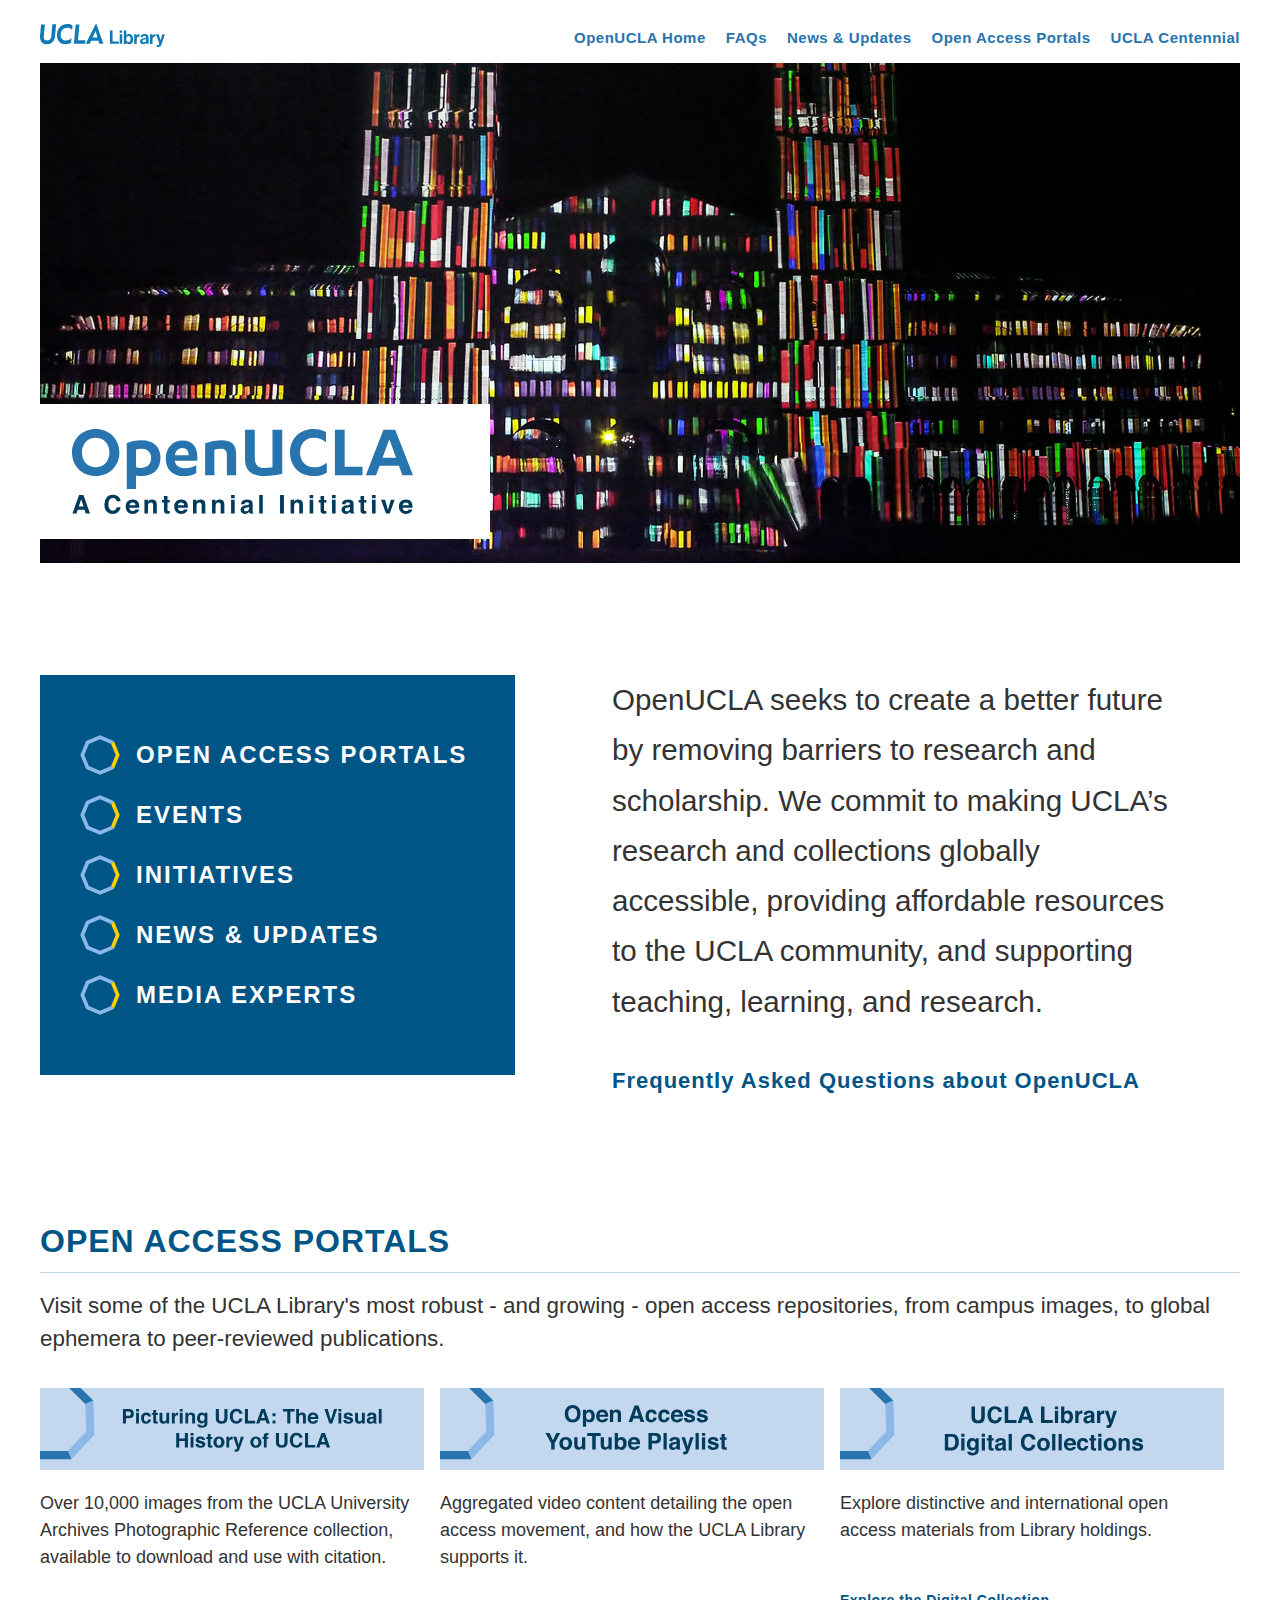
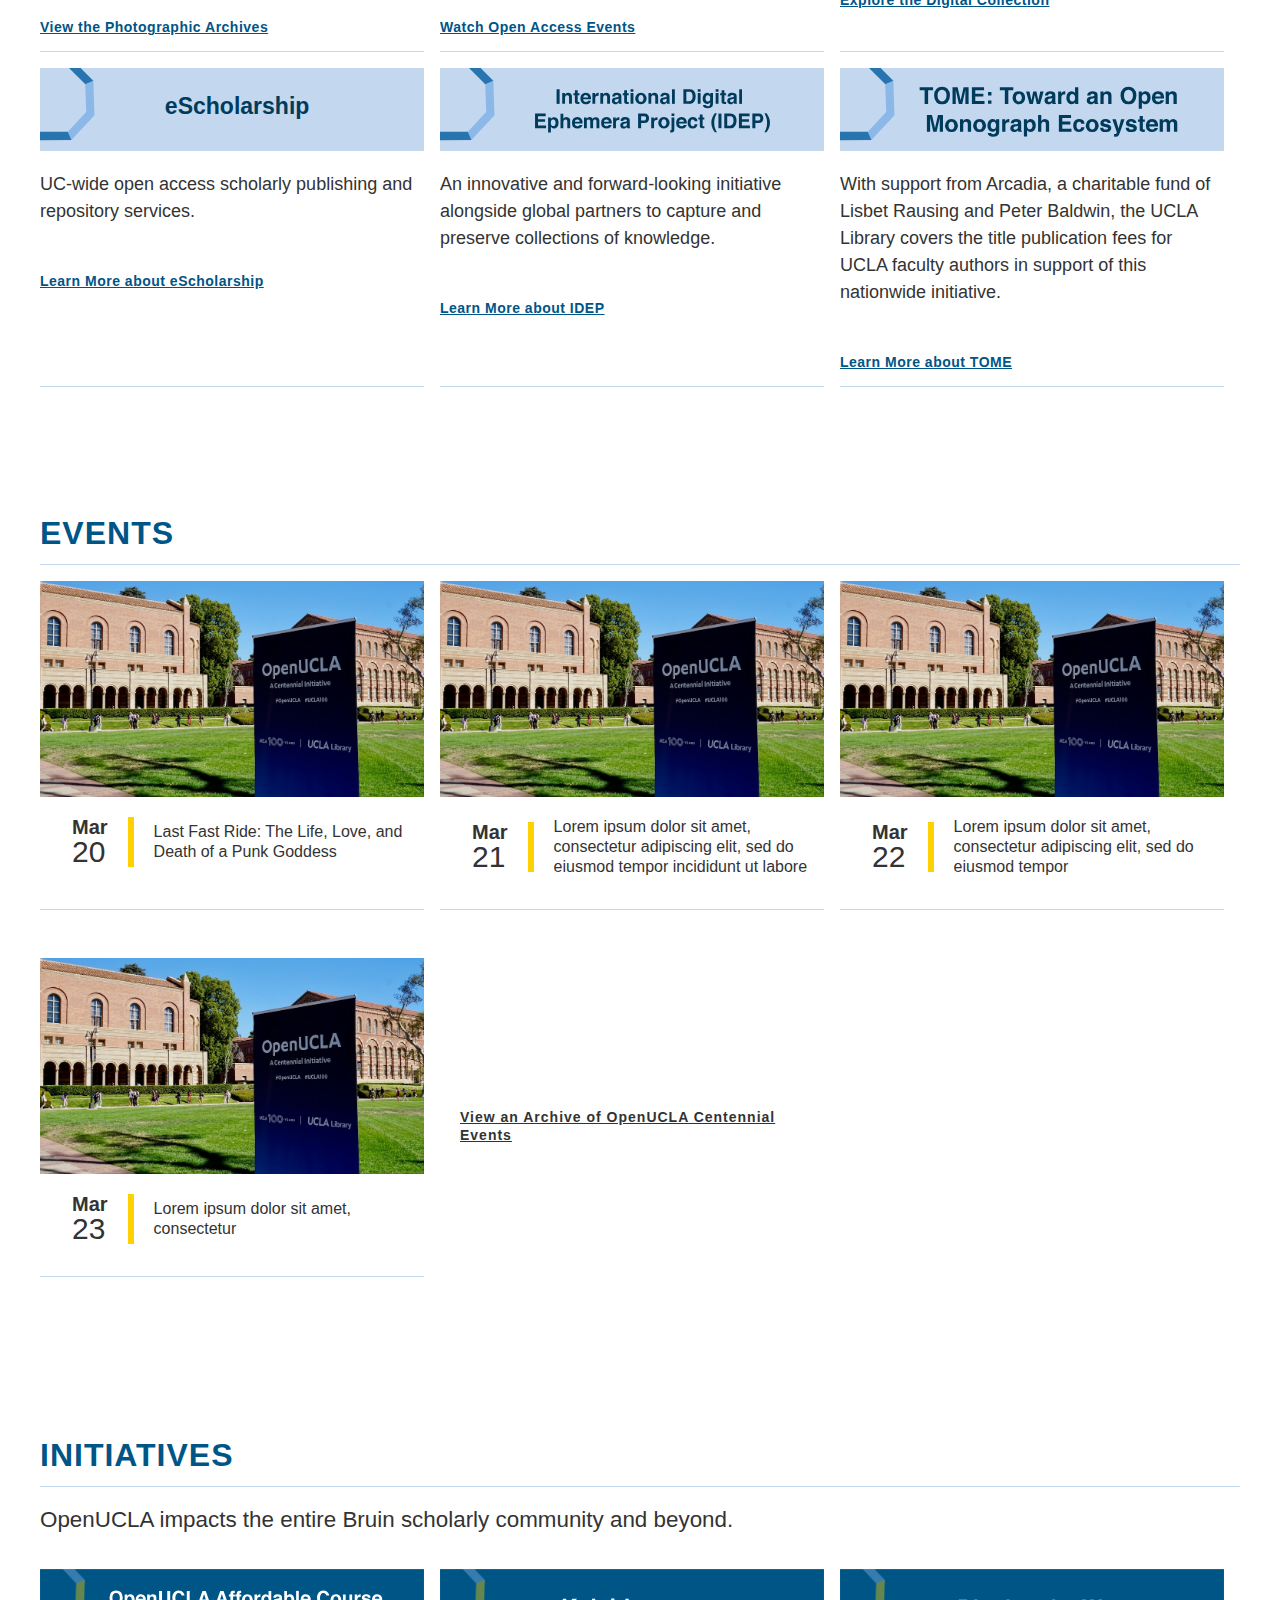
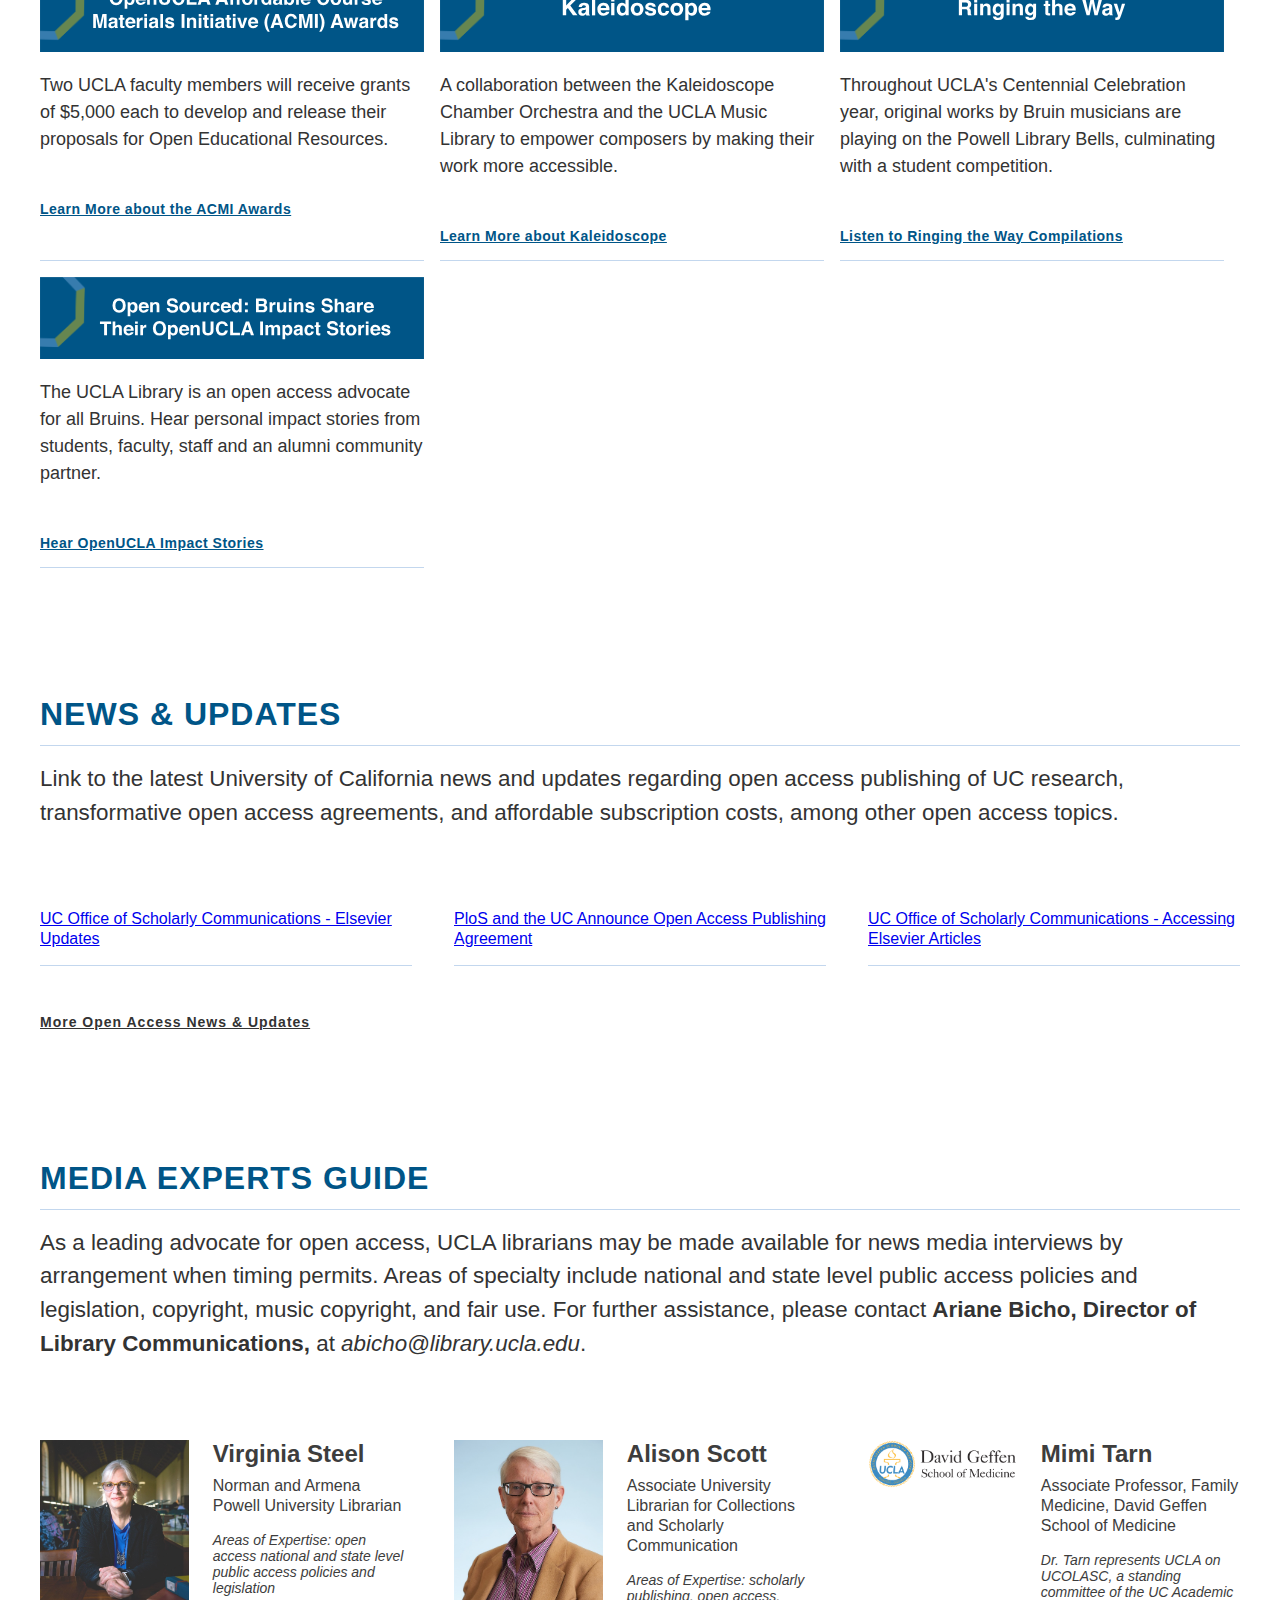
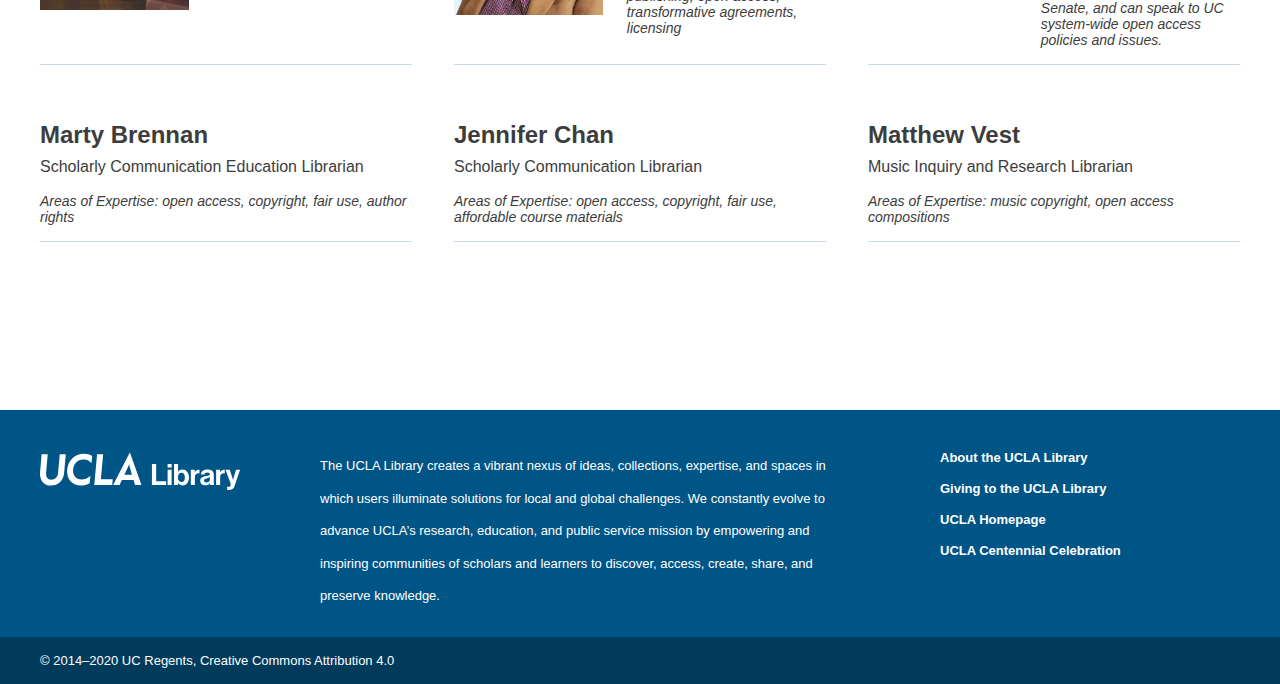
<file: index.html>
<!DOCTYPE html>
<html lang="en">
  <head>
    <meta charset="UTF-8" />
    <meta name="viewport" content="width=device-width, initial-scale=1.0" />
    <title>OpenUCLA - A UCLA Centennial Initiative</title>
    <link rel="stylesheet" href="css/openucla-style.css" />
    <script defer src="js/responsive-nav.js"></script>
  </head>
  <body>
    <div class="ou-body-container ou-body-container--white">
      <nav class="ou-nav">
        <a href="https://www.library.ucla.edu/">
          <img src="/images/logos/ucla-library-logo-blue_resized.svg" alt="UCLA Library Logo" class="ou-nav__logos" />
        </a>
        <ul class="ou-nav__links">
          <li class="ou-nav__link-item"><a href="/">OpenUCLA Home</a></li>
          <li class="ou-nav__link-item"><a href="/faqs.html">FAQs</a></li>
          <li class="ou-nav__link-item"><a href="/news.html">News & Updates</a></li>
          <li class="ou-nav__link-item"><a href="/index.html#portals">Open Access Portals</a></li>
          <li class="ou-nav__link-item">
            <a href="https://100.ucla.edu/initiatives" target="_blank" rel="noopener">UCLA Centennial</a>
          </li>
        </ul>

        <img src="/images/logos/menu-icon.svg" alt="Site menu icon" class="ou-nav__icon" />
      </nav>

      <header class="ou-header">
        <img src="images/headers/openucla-home-header-img.jpg" alt="Video projection of Royce Hall" />
        <!-- <span role="img" aria-label="Video projection of Royce Hall"> </span> -->
        <div class="ou-header-label">
          <img src="images/labels/openucla-label_header.svg" alt="OpenUCLA: A Centennial Initiative" />
        </div>
      </header>

      <main class="ou-main-container ou-main-container--home">
        <!-- WHAT IS OPENUCLA? -->
        <section class="ou-section ou-section--intro">
          <div class="ou-intro__wrapper--lead">
            <p class="ou-intro__lead--text">
              OpenUCLA seeks to create a better future by removing barriers to research and scholarship. We commit to
              making UCLA’s research and collections globally accessible, providing affordable resources to the UCLA
              community, and supporting teaching, learning, and research.
            </p>
            <a href="/faqs.html" class="ou-intro__lead--link">Frequently Asked Questions about OpenUCLA</a>
          </div>
          <div class="ou-intro__wrapper--list" role="navigation" aria-label="Page Sections">
            <ul class="ou-intro__list">
              <li class="ou-intro__list--item">
                <a href="#portals" class="anime-link anime-link--white">Open Access Portals</a>
              </li>

              <li class="ou-intro__list--item"><a href="#events" class="anime-link anime-link--white">Events</a></li>
              <li class="ou-intro__list--item">
                <a href="#initiatives" class="anime-link anime-link--white">Initiatives</a>
              </li>

              <li class="ou-intro__list--item">
                <a href="#news" class="anime-link anime-link--white">News & Updates</a>
              </li>
              <li class="ou-intro__list--item">
                <a href="#media" class="anime-link anime-link--white">Media Experts</a>
              </li>
            </ul>
          </div>
        </section>

        <!-- OPEN ACCESS PORTALS -->
        <section class="ou-section" id="portals" role="heading" aria-level="2">
          <h2 class="ou-subheading">Open Access Portals</h2>
          <p class="ou-lead">
            Visit some of the UCLA Library's most robust - and growing - open access repositories, from campus images,
            to global ephemera to peer-reviewed publications.
          </p>
          <div class="ou-flex-container">
            <div class="ou-item__wrapper">
              <div class="ou-item__image-wrapper">
                <img
                  src="images/labels/openucla-label_picturing-ucla.svg"
                  alt="Label - Picturing UCLA"
                  class="ou-item__image"
                />
              </div>
              <p class="ou-item__text">
                Over 10,000 images from the UCLA University Archives Photographic Reference collection, available to
                download and use with citation.
              </p>
              <a href="https://picturingucla.library.ucla.edu/" target="_blank" class="ou-item__link"
                >View the Photographic Archives</a
              >
            </div>

            <div class="ou-item__wrapper">
              <div class="ou-item__image-wrapper">
                <img
                  src="/images/labels/openucla-label_openaccess-youtube.svg"
                  alt="Label - Open Access YouTube Playlist"
                  class="ou-item__image"
                />
              </div>
              <p class="ou-item__text">
                Aggregated video content detailing the open access movement, and how the UCLA Library supports it.
              </p>
              <a
                href="https://www.youtube.com/watch?v=tE6g1yHJmDM&list=PLV8eqWoGXke6wZyXEdG7gUcpOVIpg9xB6"
                target="_blank"
                rel="noopener"
                class="ou-item__link"
                >Watch Open Access Events</a
              >
            </div>

            <div class="ou-item__wrapper">
              <div class="ou-item__image-wrapper">
                <img
                  src="/images/labels/openucla-label_digital-collections.svg"
                  alt="Label - UCLA Digital Library Collections"
                  class="ou-item__image"
                />
              </div>
              <p class="ou-item__text">
                Explore distinctive and international open access materials from Library holdings.
              </p>
              <a href="https://digital.library.ucla.edu/" target="_blank" class="ou-item__link"
                >Explore the Digital Collection</a
              >
            </div>

            <div class="ou-item__wrapper">
              <div class="ou-item__image-wrapper">
                <img
                  src="/images/labels/openucla-label_escholarship.svg"
                  alt="Label - eScholarship"
                  class="ou-item__image"
                />
              </div>
              <p class="ou-item__text">
                UC-wide open access scholarly publishing and repository services.
              </p>
              <a href="https://escholarship.org/uc/ucla" target="_blank" rel="noopener" class="ou-item__link"
                >Learn More about eScholarship
              </a>
            </div>

            <div class="ou-item__wrapper">
              <div class="ou-item__image-wrapper">
                <img
                  src="/images/labels/openucla-label_idep.svg"
                  alt="Label - International Digital Ephemera Project (IDEP)"
                  class="ou-item__image"
                />
              </div>
              <p class="ou-item__text">
                An innovative and forward-looking initiative alongside global partners to capture and preserve
                collections of knowledge.
              </p>
              <a href="https://idep.library.ucla.edu" target="_blank" class="ou-item__link">Learn More about IDEP</a>
            </div>

            <div class="ou-item__wrapper">
              <div class="ou-item__image-wrapper">
                <img
                  src="/images/labels/openucla-label_tome.svg"
                  alt="Label - TOME: Toward an Open Monography Ecosystem"
                  class="ou-item__image"
                />
              </div>
              <p class="ou-item__text">
                With support from Arcadia, a charitable fund of Lisbet Rausing and Peter Baldwin, the UCLA Library
                covers the title publication fees for UCLA faculty authors in support of this nationwide initiative.
              </p>
              <a
                href="https://www.library.ucla.edu/open-access-journals-monograph-publishers"
                target="_blank"
                class="ou-item__link"
                >Learn More about TOME</a
              >
            </div>
          </div>
        </section>

        <!-- EVENTS -->
        <section class="ou-section" id="events" role="heading" aria-level="2">
          <h2 class="ou-subheading">Events</h2>
          <div class="ou-flex-container">
            <div class="ou-item__wrapper ou-item__wrapper--event">
              <div class="ou-item__image-wrapper">
                <img src="images/events/openucla-kickoff.jpg" alt="" class="ou-item__image" />
              </div>
              <div class="ou-event__body">
                <div class="ou-event__date">
                  <p class="ou-event__month">Mar</p>
                  <p class="ou-event__day">20</p>
                </div>
                <p class="ou-event__desc">Last Fast Ride: The Life, Love, and Death of a Punk Goddess</p>
              </div>
            </div>

            <div class="ou-item__wrapper ou-item__wrapper--event">
              <div class="ou-item__image-wrapper">
                <img src="images/events/openucla-kickoff.jpg" alt="" class="ou-item__image" />
              </div>
              <div class="ou-event__body">
                <div class="ou-event__date">
                  <p class="ou-event__month">Mar</p>
                  <p class="ou-event__day">21</p>
                </div>
                <p class="ou-event__desc">
                  Lorem ipsum dolor sit amet, consectetur adipiscing elit, sed do eiusmod tempor incididunt ut labore
                </p>
              </div>
            </div>

            <div class="ou-item__wrapper ou-item__wrapper--event">
              <div class="ou-item__image-wrapper">
                <img src="images/events/openucla-kickoff.jpg" alt="" class="ou-item__image" />
              </div>
              <div class="ou-event__body">
                <div class="ou-event__date">
                  <p class="ou-event__month">Mar</p>
                  <p class="ou-event__day">22</p>
                </div>
                <p class="ou-event__desc">
                  Lorem ipsum dolor sit amet, consectetur adipiscing elit, sed do eiusmod tempor
                </p>
              </div>
            </div>

            <div class="ou-item__wrapper ou-item__wrapper--event">
              <div class="ou-item__image-wrapper">
                <img src="images/events/openucla-kickoff.jpg" alt="" class="ou-item__image" />
              </div>
              <div class="ou-event__body">
                <div class="ou-event__date">
                  <p class="ou-event__month">Mar</p>
                  <p class="ou-event__day">23</p>
                </div>
                <p class="ou-event__desc">Lorem ipsum dolor sit amet, consectetur</p>
              </div>
            </div>

            <div class="ou-item__wrapper ou-item__wrapper--event">
              <p class="ou-event__past">
                <a href="/events.html" class="ou-event__past--link">View an Archive of OpenUCLA Centennial Events</a>
              </p>
            </div>
          </div>
        </section>

        <!-- INITIATIVES -->
        <section class="ou-section" id="initiatives" role="heading" aria-level="2">
          <h2 class="ou-subheading">Initiatives</h2>
          <p class="ou-lead">OpenUCLA impacts the entire Bruin scholarly community and beyond.</p>
          <div class="ou-flex-container">
            <div class="ou-item__wrapper">
              <div class="ou-item__image-wrapper">
                <img
                  src="images/labels/openucla-label_acmi.svg"
                  alt="Label - OpenUCLA Affordable Course Materials Initiative"
                  class="ou-item__image"
                />
              </div>
              <p class="ou-item__text">
                Two UCLA faculty members will receive grants of $5,000 each to develop and release their proposals for
                Open Educational Resources.
              </p>
              <a
                href="https://www.library.ucla.edu/openucla/openucla-affordable-course-materials-initiative-award"
                target="_blank"
                class="ou-item__link"
                >Learn More about the ACMI Awards</a
              >
            </div>

            <div class="ou-item__wrapper">
              <div class="ou-item__image-wrapper">
                <img
                  src="images/labels/openucla-label_kaleidoscope.svg"
                  alt="Label - Kaleidoscope"
                  class="ou-item__image"
                />
              </div>
              <p class="ou-item__text">
                A collaboration between the Kaleidoscope Chamber Orchestra and the UCLA Music Library to empower
                composers by making their work more accessible.
              </p>
              <a
                href="https://www.library.ucla.edu/news/ucla-library-kaleidoscope-announce-open-access-collaboration-empower-composers"
                target="_blank"
                class="ou-item__link"
                >Learn More about Kaleidoscope</a
              >
            </div>

            <div class="ou-item__wrapper">
              <div class="ou-item__image-wrapper">
                <img
                  src="images/labels/openucla-label_ringing-the-way.svg"
                  alt="Label - Ringing the Way"
                  class="ou-item__image"
                />
              </div>
              <p class="ou-item__text">
                Throughout UCLA's Centennial Celebration year, original works by Bruin musicians are playing on the
                Powell Library Bells, culminating with a student competition.
              </p>
              <a href="https://www.library.ucla.edu/rtw" target="_blank" class="ou-item__link"
                >Listen to Ringing the Way Compilations</a
              >
            </div>

            <div class="ou-item__wrapper">
              <div class="ou-item__image-wrapper">
                <img
                  src="images/labels/openucla-label_impact-stories.svg"
                  alt="Label - Open Sourced: Bruins Share Their OpenUCLA Impact Stories"
                  class="ou-item__image"
                />
              </div>
              <p class="ou-item__text">
                The UCLA Library is an open access advocate for all Bruins. Hear personal impact stories from students,
                faculty, staff and an alumni community partner.
              </p>
              <a href="" class="ou-item__link">Hear OpenUCLA Impact Stories</a>
            </div>
          </div>
        </section>

        <!-- NEWS & UPDATES -->
        <section class="ou-section" id="news" role="heading" aria-level="2">
          <h2 class="ou-subheading">News & Updates</h2>
          <p class="ou-lead ou-lead--news">
            Link to the latest University of California news and updates regarding open access publishing of UC
            research, transformative open access agreements, and affordable subscription costs, among other open access
            topics.
          </p>
          <div class="ou-flex-container ou-flex-container--news">
            <a
              href="https://osc.universityofcalifornia.edu/uc-publisher-relationships/uc-and-elsevier/"
              target="_blank"
              rel="noopener"
              class="ou-news__link"
              >UC Office of Scholarly Communications - Elsevier Updates</a
            >
            <a
              href="https://osc.universityofcalifornia.edu/uc-publisher-relationships/plos-oa-agreement"
              target="_blank"
              rel="noopener"
              class="ou-news__link"
              >PloS and the UC Announce Open Access Publishing Agreement</a
            >
            <a
              href="https://osc.universityofcalifornia.edu/uc-publisher-relationships/uc-and-elsevier/alternative-access-to-articles/"
              target="_blank"
              rel="noopener"
              class="ou-news__link"
              >UC Office of Scholarly Communications - Accessing Elsevier Articles
            </a>

            <a href="/news.html" class="ou-news__link ou-news__link--more">More Open Access News & Updates</a>
          </div>
        </section>

        <!-- MEDIA EXPERTS -->
        <section class="ou-section" id="media" role="heading" aria-level="2">
          <h2 class="ou-subheading">Media Experts Guide</h2>
          <p class="ou-lead ou-lead--experts">
            As a leading advocate for open access, UCLA librarians may be made available for news media interviews by
            arrangement when timing permits. Areas of specialty include national and state level public access policies
            and legislation, copyright, music copyright, and fair use. For further assistance, please contact
            <span>Ariane Bicho, Director of Library Communications,</span> at <span>abicho@library.ucla.edu</span>.
          </p>
          <div class="ou-flex-container ou-flex-container--experts">
            <a href="https://www.library.ucla.edu/staff/virginia-steel" target="_blank" class="bio-card-wrapper">
              <div class="bio-img-wrapper">
                <img src="images/experts/ginny-steel.jpg" alt="Virginia Steel" class="bio-img" />
              </div>
              <div class="bio-text-wrapper">
                <p class="bio-name">Virginia Steel</p>
                <p class="bio-title">Norman and Armena Powell University Librarian</p>
                <p class="bio-desc">
                  Areas of Expertise: open access national and state level public access policies and legislation
                </p>
              </div>
            </a>

            <a href="https://www.library.ucla.edu/staff/alison-scott" target="_blank" class="bio-card-wrapper">
              <div class="bio-img-wrapper">
                <img src="images/experts/alison-scott.jpg" alt="Alison Scott" class="bio-img" />
              </div>
              <div class="bio-text-wrapper">
                <p class="bio-name">Alison Scott</p>
                <p class="bio-title">Associate University Librarian for Collections and Scholarly Communication</p>
                <p class="bio-desc">
                  Areas of Expertise: scholarly publishing, open access, transformative agreements, licensing
                </p>
              </div>
            </a>

            <a href="" target="_blank" class="bio-card-wrapper">
              <div class="bio-img-wrapper">
                <img
                  src="images/logos/dgsom-logo.png"
                  alt="David Geffen School of Medicine logo - Placeholder for Mimi
                Tarn image"
                  class="bio-img"
                />
              </div>
              <div class="bio-text-wrapper">
                <p class="bio-name">Mimi Tarn</p>
                <p class="bio-title">Associate Professor, Family Medicine, David Geffen School of Medicine</p>
                <p class="bio-desc">
                  Dr. Tarn represents UCLA on UCOLASC, a standing committee of the UC Academic Senate, and can speak to
                  UC system-wide open access policies and issues.
                </p>
              </div>
            </a>

            <a href="https://www.library.ucla.edu/staff/martin-j-brennan" target="_blank" class="bio-label-wrapper">
              <div class="bio-label-text-wrapper">
                <p class="bio-name">Marty Brennan</p>
                <p class="bio-title">Scholarly Communication Education Librarian</p>
                <p class="bio-desc">
                  Areas of Expertise: open access, copyright, fair use, author rights
                </p>
              </div>
            </a>

            <a href="https://www.library.ucla.edu/staff/jennifer-chan" target="_blank" class="bio-label-wrapper">
              <div class="bio-label-text-wrapper">
                <p class="bio-name">Jennifer Chan</p>
                <p class="bio-title">Scholarly Communication Librarian</p>
                <p class="bio-desc">
                  Areas of Expertise: open access, copyright, fair use, affordable course materials
                </p>
              </div>
            </a>

            <a href="https://www.library.ucla.edu/staff/matthew-vest" target="_blank" class="bio-label-wrapper">
              <div class="bio-label-text-wrapper">
                <p class="bio-name">Matthew Vest</p>
                <p class="bio-title">Music Inquiry and Research Librarian</p>
                <p class="bio-desc">
                  Areas of Expertise: music copyright, open access compositions
                </p>
              </div>
            </a>
          </div>
        </section>
      </main>
    </div>

    <footer class="ou-footer-wrapper__primary">
      <div class="ou-body-container">
        <div class="ou-footer__primary">
          <a href="https://www.library.ucla.edu/"
            ><img src="/images/logos/ucla-library-logo-wht_resized.svg" alt="UCLA Library Logo" class="ou-footer__logo"
          /></a>
          <p class="ou-footer__text">
            The UCLA Library creates a vibrant nexus of ideas, collections, expertise, and spaces in which users
            illuminate solutions for local and global challenges. We constantly evolve to advance UCLA’s research,
            education, and public service mission by empowering and inspiring communities of scholars and learners to
            discover, access, create, share, and preserve knowledge.
          </p>
          <ul class="ou-footer__list">
            <li>
              <a href="https://www.library.ucla.edu/about" class="ou-footer__list-link">About the UCLA Library</a>
            </li>
            <li>
              <a href="https://www.library.ucla.edu/about/giving-library" class="ou-footer__list-link"
                >Giving to the UCLA Library</a
              >
            </li>
            <li><a href="http://www.ucla.edu/" class="ou-footer__list-link">UCLA Homepage</a></li>
            <li>
              <a href="https://100.ucla.edu/initiatives" class="ou-footer__list-link">UCLA Centennial Celebration</a>
            </li>
          </ul>
        </div>
      </div>
    </footer>

    <footer class="ou-footer-wrapper__secondary">
      <div class="ou-body-container">
        &copy; 2014–2020 UC Regents, Creative Commons Attribution 4.0
      </div>
    </footer>
  </body>
</html>
</file>
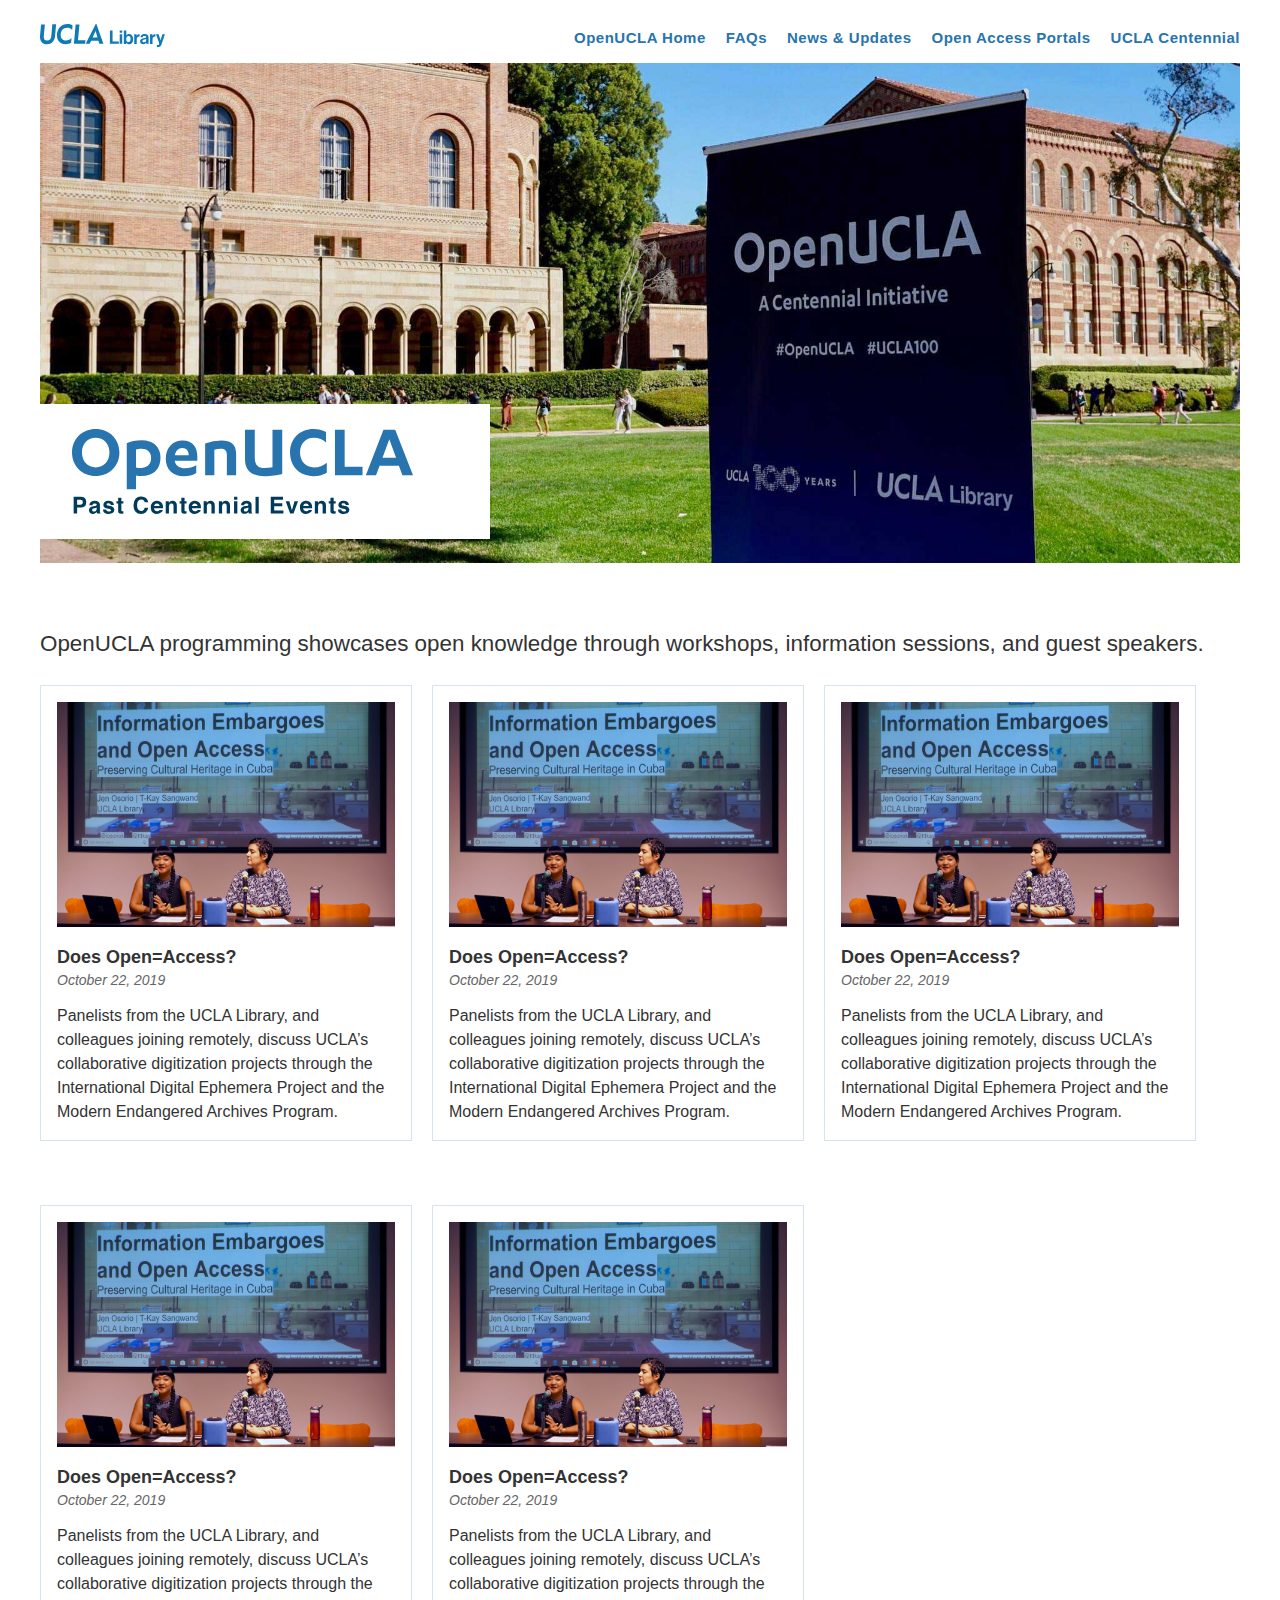
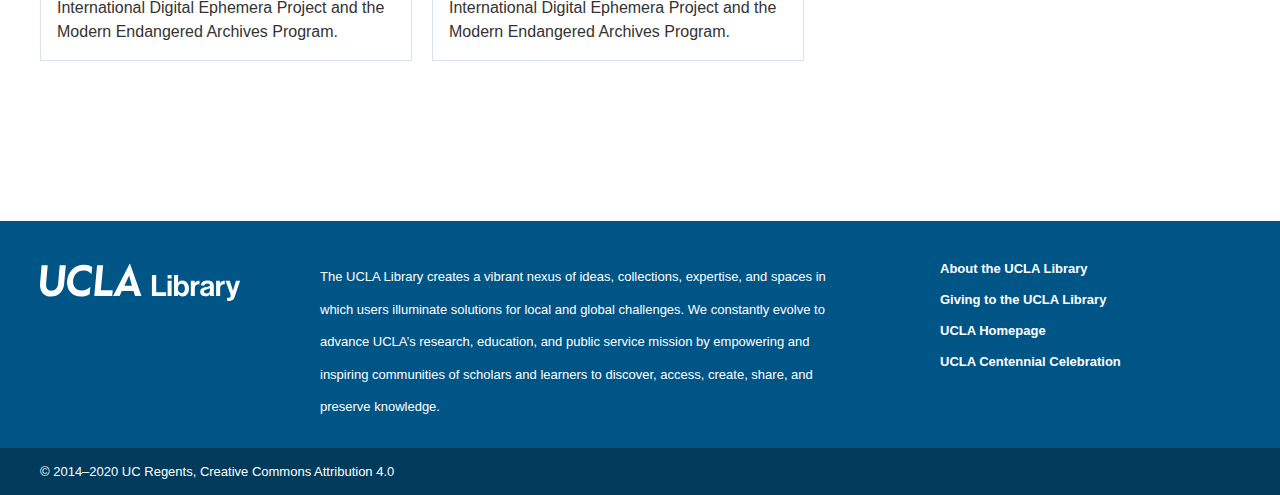
<file: events.html>
<!DOCTYPE html>
<html lang="en">
  <head>
    <meta charset="UTF-8" />
    <meta name="viewport" content="width=device-width, initial-scale=1.0" />
    <title>OpenUCLA Past Centennial Events</title>
    <link rel="stylesheet" href="css/openucla-style.css" />
    <script defer src="js/responsive-nav.js"></script>
  </head>
  <body>
    <div class="ou-body-container ou-body-container--white">
      <nav class="ou-nav">
        <a href="https://www.library.ucla.edu/">
          <img src="/images/logos/ucla-library-logo-blue_resized.svg" alt="UCLA Library Logo" class="ou-nav__logos" />
        </a>
        <ul class="ou-nav__links">
          <li class="ou-nav__link-item"><a href="/">OpenUCLA Home</a></li>
          <li class="ou-nav__link-item"><a href="/faqs.html">FAQs</a></li>
          <li class="ou-nav__link-item"><a href="/news.html">News & Updates</a></li>
          <li class="ou-nav__link-item"><a href="/index.html#portals">Open Access Portals</a></li>
          <li class="ou-nav__link-item">
            <a href="https://100.ucla.edu/initiatives" target="_blank" rel="noopener">UCLA Centennial</a>
          </li>
        </ul>
        <img src="/images/logos/menu-icon.svg" alt="Site menu icon" class="ou-nav__icon" />
      </nav>

      <header class="ou-header">
        <img src="images/headers/openucla-events-header-img.jpg" alt="OpenUCLA banner on campus lawn" />
        <!-- <header class="ou-header ou-header--events">
        <span role="img" aria-label="Decorative image"> </span> -->
        <div class="ou-header-label">
          <img src="images/labels/openucla-label_events.svg" alt="OpenUCLA: Frequently Asked Questions" />
        </div>
      </header>

      <main class="ou-main-container">
        <p class="ou-lead ou-lead--event">
          OpenUCLA programming showcases open knowledge through workshops, information sessions, and guest speakers.
        </p>
        <div class="ou-flex-container">
          <div class="ou-subpage-event-wrapper">
            <div class="ou-subpage-event__image-wrapper">
              <img src="/images/events/10-22-19_does-open-access_img.jpg" alt="" />
            </div>
            <div class="ou-subpage-event__body">
              <h3 class="ou-subpage-event--title">Does Open=Access?</h3>
              <p class="ou-subpage-event--date">October 22, 2019</p>
              <p class="ou-subpage-event--desc">
                Panelists from the UCLA Library, and colleagues joining remotely, discuss UCLA’s collaborative
                digitization projects through the International Digital Ephemera Project and the Modern Endangered
                Archives Program.
              </p>
            </div>
          </div>
          <div class="ou-subpage-event-wrapper">
            <div class="ou-subpage-event__image-wrapper">
              <img src="/images/events/10-22-19_does-open-access_img.jpg" alt="" />
            </div>
            <div class="ou-subpage-event__body">
              <h3 class="ou-subpage-event--title">Does Open=Access?</h3>
              <p class="ou-subpage-event--date">October 22, 2019</p>
              <p class="ou-subpage-event--desc">
                Panelists from the UCLA Library, and colleagues joining remotely, discuss UCLA’s collaborative
                digitization projects through the International Digital Ephemera Project and the Modern Endangered
                Archives Program.
              </p>
            </div>
          </div>
          <div class="ou-subpage-event-wrapper">
            <div class="ou-subpage-event__image-wrapper">
              <img src="/images/events/10-22-19_does-open-access_img.jpg" alt="" />
            </div>
            <div class="ou-subpage-event__body">
              <h3 class="ou-subpage-event--title">Does Open=Access?</h3>
              <p class="ou-subpage-event--date">October 22, 2019</p>
              <p class="ou-subpage-event--desc">
                Panelists from the UCLA Library, and colleagues joining remotely, discuss UCLA’s collaborative
                digitization projects through the International Digital Ephemera Project and the Modern Endangered
                Archives Program.
              </p>
            </div>
          </div>
          <div class="ou-subpage-event-wrapper">
            <div class="ou-subpage-event__image-wrapper">
              <img src="/images/events/10-22-19_does-open-access_img.jpg" alt="" />
            </div>
            <div class="ou-subpage-event__body">
              <h3 class="ou-subpage-event--title">Does Open=Access?</h3>
              <p class="ou-subpage-event--date">October 22, 2019</p>
              <p class="ou-subpage-event--desc">
                Panelists from the UCLA Library, and colleagues joining remotely, discuss UCLA’s collaborative
                digitization projects through the International Digital Ephemera Project and the Modern Endangered
                Archives Program.
              </p>
            </div>
          </div>
          <div class="ou-subpage-event-wrapper">
            <div class="ou-subpage-event__image-wrapper">
              <img src="/images/events/10-22-19_does-open-access_img.jpg" alt="" />
            </div>
            <div class="ou-subpage-event__body">
              <h3 class="ou-subpage-event--title">Does Open=Access?</h3>
              <p class="ou-subpage-event--date">October 22, 2019</p>
              <p class="ou-subpage-event--desc">
                Panelists from the UCLA Library, and colleagues joining remotely, discuss UCLA’s collaborative
                digitization projects through the International Digital Ephemera Project and the Modern Endangered
                Archives Program.
              </p>
            </div>
          </div>
        </div>
      </main>
    </div>

    <footer class="ou-footer-wrapper__primary">
      <div class="ou-body-container">
        <div class="ou-footer__primary">
          <a href="https://www.library.ucla.edu/"
            ><img src="/images/logos/ucla-library-logo-wht_resized.svg" alt="UCLA Library Logo" class="ou-footer__logo"
          /></a>
          <p class="ou-footer__text">
            The UCLA Library creates a vibrant nexus of ideas, collections, expertise, and spaces in which users
            illuminate solutions for local and global challenges. We constantly evolve to advance UCLA’s research,
            education, and public service mission by empowering and inspiring communities of scholars and learners to
            discover, access, create, share, and preserve knowledge.
          </p>
          <ul class="ou-footer__list">
            <li>
              <a href="https://www.library.ucla.edu/about" class="ou-footer__list-link">About the UCLA Library</a>
            </li>
            <li>
              <a href="https://www.library.ucla.edu/about/giving-library" class="ou-footer__list-link"
                >Giving to the UCLA Library</a
              >
            </li>
            <li><a href="http://www.ucla.edu/" class="ou-footer__list-link">UCLA Homepage</a></li>
            <li>
              <a href="https://100.ucla.edu/initiatives" class="ou-footer__list-link">UCLA Centennial Celebration</a>
            </li>
          </ul>
        </div>
      </div>
    </footer>

    <footer class="ou-footer-wrapper__secondary">
      <div class="ou-body-container">
        &copy; 2014–2020 UC Regents, Creative Commons Attribution 4.0
      </div>
    </footer>
  </body>
</html>
</file>
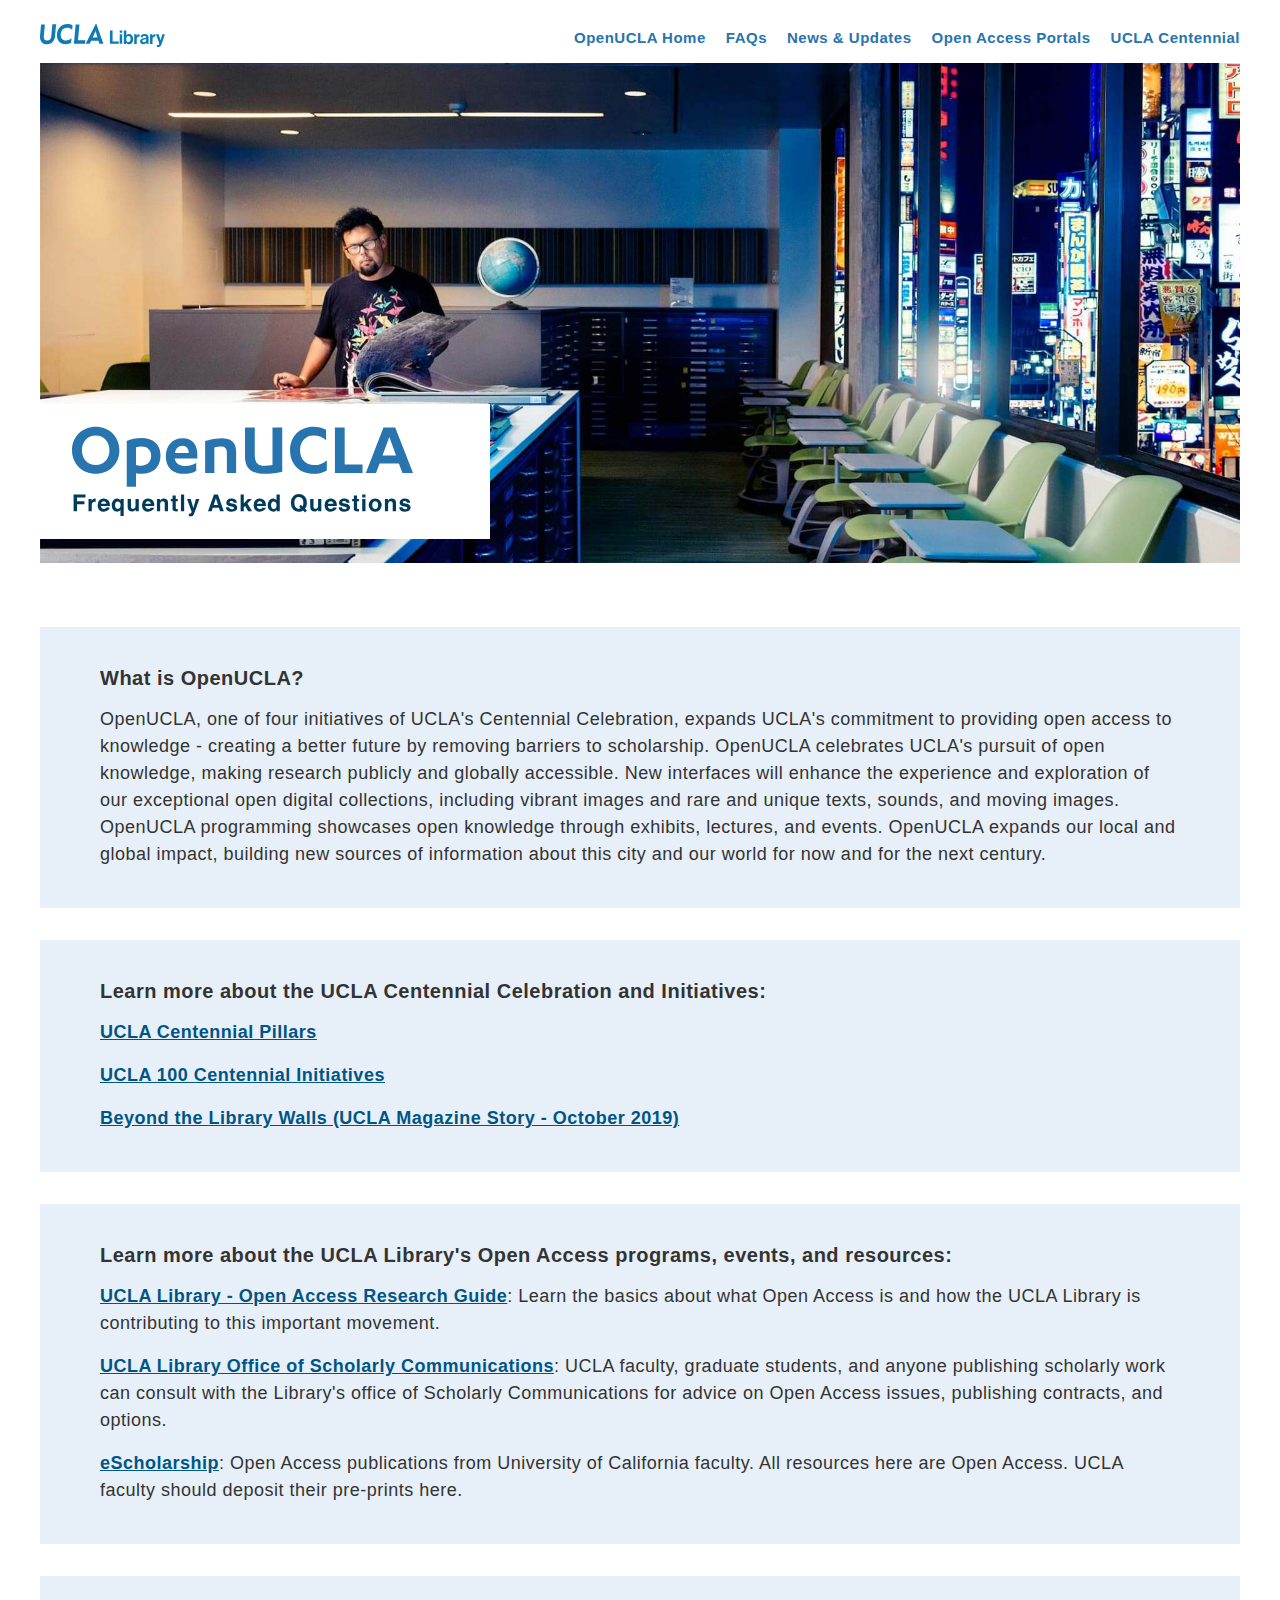
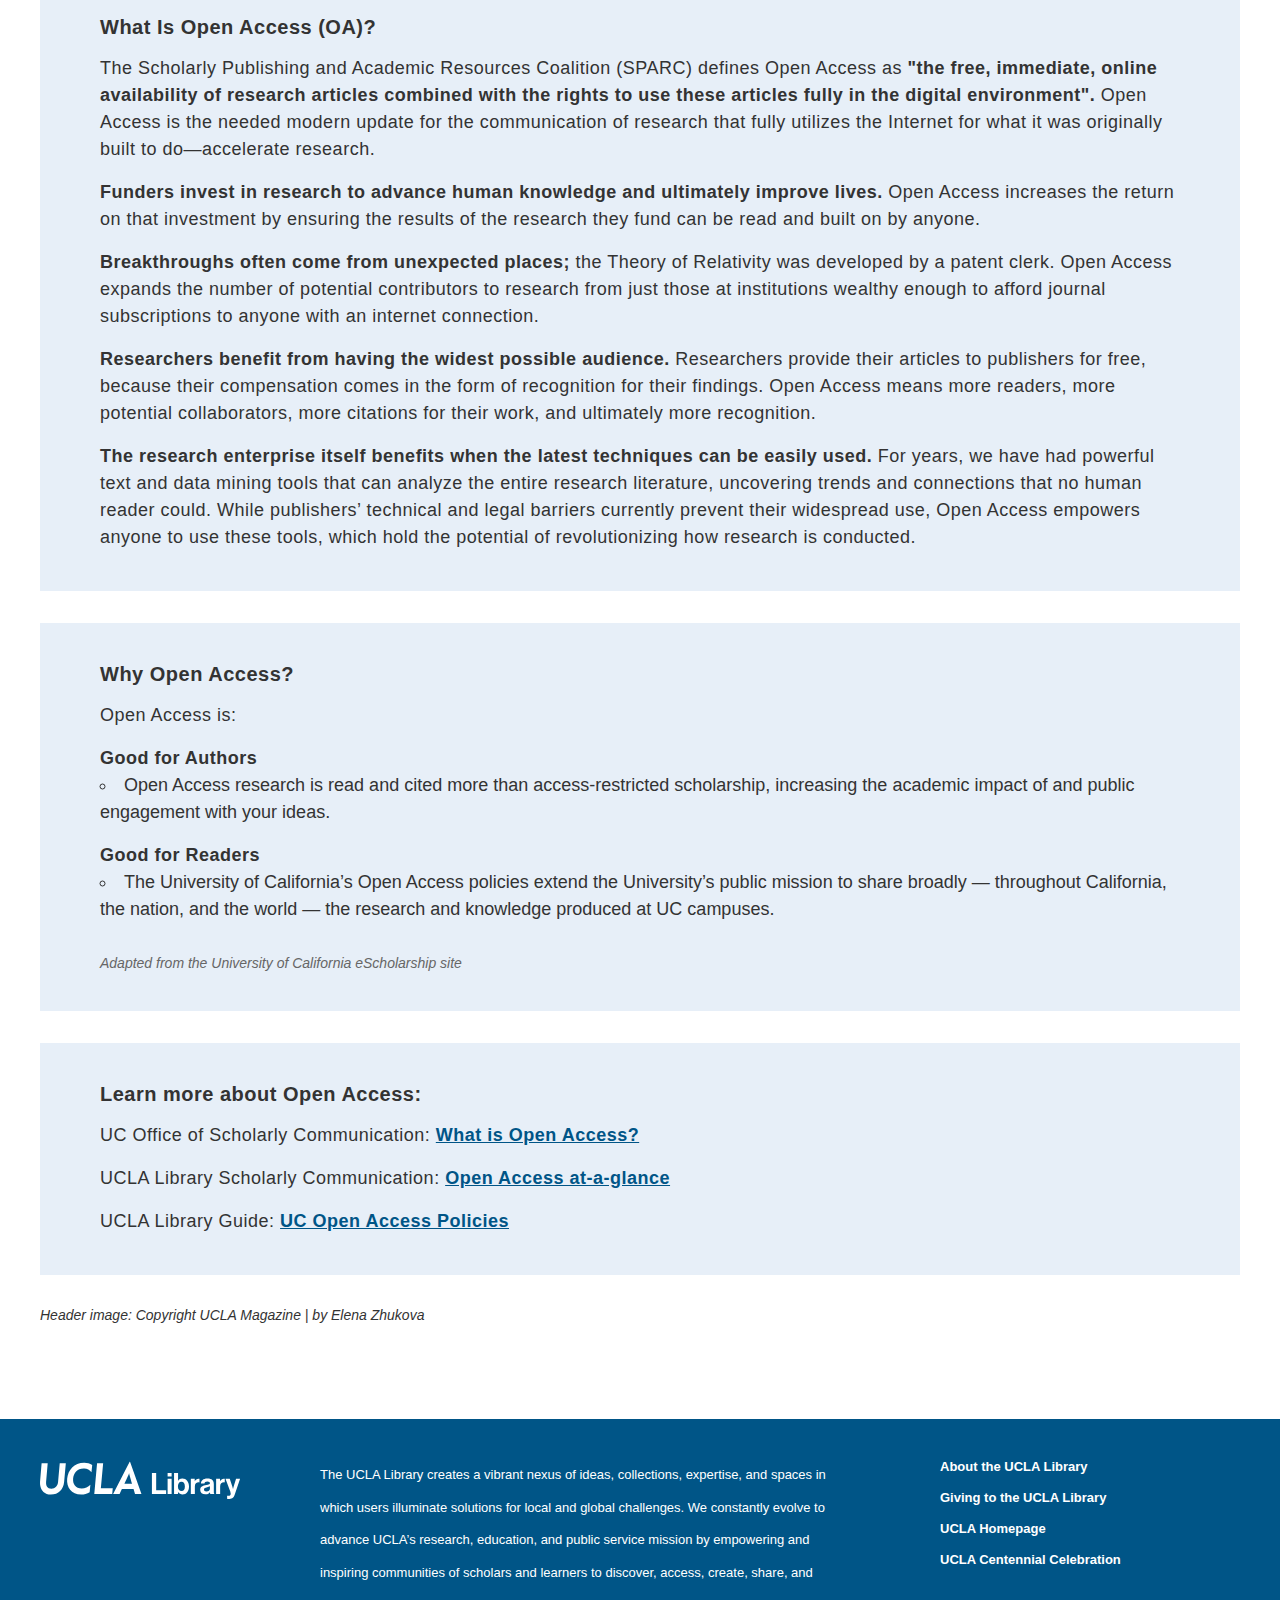
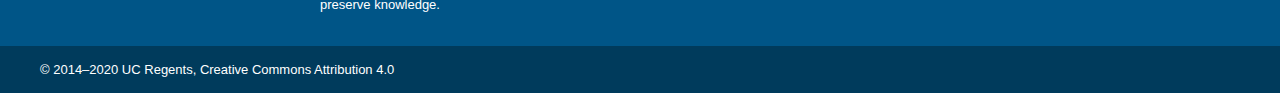
<file: faqs.html>
<!DOCTYPE html>
<html lang="en">
  <head>
    <meta charset="UTF-8" />
    <meta name="viewport" content="width=device-width, initial-scale=1.0" />
    <title>OpenUCLA FAQs</title>
    <link rel="stylesheet" href="css/openucla-style.css" />
    <script defer src="js/responsive-nav.js"></script>
  </head>
  <body>
    <div class="ou-body-container ou-body-container--white">
      <nav class="ou-nav">
        <a href="https://www.library.ucla.edu/">
          <img src="/images/logos/ucla-library-logo-blue_resized.svg" alt="UCLA Library Logo" class="ou-nav__logos" />
        </a>
        <ul class="ou-nav__links">
          <li class="ou-nav__link-item"><a href="/">OpenUCLA Home</a></li>
          <li class="ou-nav__link-item"><a href="/faqs.html">FAQs</a></li>
          <li class="ou-nav__link-item"><a href="/news.html">News & Updates</a></li>
          <li class="ou-nav__link-item"><a href="/index.html#portals">Open Access Portals</a></li>
          <li class="ou-nav__link-item">
            <a href="https://100.ucla.edu/initiatives" target="_blank" rel="noopener">UCLA Centennial</a>
          </li>
        </ul>
        <img src="/images/logos/menu-icon.svg" alt="Site menu icon" class="ou-nav__icon" />
      </nav>

      <header class="ou-header">
        <img src="images/headers/openucla-faqs-header-img.jpg" alt="Man scanning maps" />
        <!-- <header class="ou-header ou-header--faqs"> -->
        <!-- <span role="img" aria-label="Decorative image"> </span> -->
        <div class="ou-header-label">
          <img src="images/labels/openucla-label_faqs.svg" alt="OpenUCLA: Frequently Asked Questions" />
        </div>
      </header>

      <main class="ou-main-container">
        <div class="ou-subpage-item">
          <h3 class="ou-subpage-item--heading">What is OpenUCLA?</h3>
          <p class="ou-subpage-item--text">
            OpenUCLA, one of four initiatives of UCLA's Centennial Celebration, expands UCLA's commitment to providing
            open access to knowledge - creating a better future by removing barriers to scholarship. OpenUCLA celebrates
            UCLA's pursuit of open knowledge, making research publicly and globally accessible. New interfaces will
            enhance the experience and exploration of our exceptional open digital collections, including vibrant images
            and rare and unique texts, sounds, and moving images. OpenUCLA programming showcases open knowledge through
            exhibits, lectures, and events. OpenUCLA expands our local and global impact, building new sources of
            information about this city and our world for now and for the next century.
          </p>
        </div>
        <div class="ou-subpage-item">
          <h3 class="ou-subpage-item--heading">Learn more about the UCLA Centennial Celebration and Initiatives:</h3>
          <p class="ou-subpage-item--text">
            <a href="https://100.ucla.edu/" target="_blank" rel="noopener" class="ou-subpage-item--link"
              >UCLA Centennial Pillars</a
            >
          </p>
          <p class="ou-subpage-item--text">
            <a href="https://100.ucla.edu/initiatives" target="_blank" rel="noopener" class="ou-subpage-item--link"
              >UCLA 100 Centennial Initiatives</a
            >
          </p>
          <p class="ou-subpage-item--text">
            <a
              href="http://magazine.ucla.edu/features/beyond-the-library-walls/"
              target="_blank"
              rel="noopener"
              class="ou-subpage-item--link"
              >Beyond the Library Walls (UCLA Magazine Story - October 2019)</a
            >
          </p>
        </div>
        <div class="ou-subpage-item">
          <h3 class="ou-subpage-item--heading">
            Learn more about the UCLA Library's Open Access programs, events, and resources:
          </h3>
          <p class="ou-subpage-item--text">
            <a
              href="https://guides.library.ucla.edu/c.php?g=180299&p=1190116"
              target="_blank"
              rel="noopener"
              class="ou-subpage-item--link"
              >UCLA Library - Open Access Research Guide</a
            >: Learn the basics about what Open Access is and how the UCLA Library is contributing to this important
            movement.
          </p>
          <p class="ou-subpage-item--text">
            <a
              href="https://www.library.ucla.edu/support/copyright-data-publishing/scholarly-communication-services"
              target="_blank"
              rel="noopener"
              class="ou-subpage-item--link"
              >UCLA Library Office of Scholarly Communications</a
            >: UCLA faculty, graduate students, and anyone publishing scholarly work can consult with the Library's
            office of Scholarly Communications for advice on Open Access issues, publishing contracts, and options.
          </p>
          <p class="ou-subpage-item--text">
            <a href="https://escholarship.org/" target="_blank" rel="noopener" class="ou-subpage-item--link"
              >eScholarship</a
            >: Open Access publications from University of California faculty. All resources here are Open Access. UCLA
            faculty should deposit their pre-prints here.
          </p>
        </div>
        <div class="ou-subpage-item">
          <h3 class="ou-subpage-item--heading">What Is Open Access (OA)?</h3>
          <p class="ou-subpage-item--text">
            The Scholarly Publishing and Academic Resources Coalition (SPARC) defines Open Access as
            <span
              >"the free, immediate, online availability of research articles combined with the rights to use these
              articles fully in the digital environment".</span
            >
            Open Access is the needed modern update for the communication of research that fully utilizes the Internet
            for what it was originally built to do—accelerate research.
          </p>
          <p class="ou-subpage-item--text">
            <span>Funders invest in research to advance human knowledge and ultimately improve lives.</span> Open Access
            increases the return on that investment by ensuring the results of the research they fund can be read and
            built on by anyone.
          </p>
          <p class="ou-subpage-item--text">
            <span>Breakthroughs often come from unexpected places;</span>
            the Theory of Relativity was developed by a patent clerk. Open Access expands the number of potential
            contributors to research from just those at institutions wealthy enough to afford journal subscriptions to
            anyone with an internet connection.
          </p>
          <p class="ou-subpage-item--text">
            <span>Researchers benefit from having the widest possible audience.</span> Researchers provide their
            articles to publishers for free, because their compensation comes in the form of recognition for their
            findings. Open Access means more readers, more potential collaborators, more citations for their work, and
            ultimately more recognition.
          </p>
          <p class="ou-subpage-item--text">
            <span>The research enterprise itself benefits when the latest techniques can be easily used.</span> For
            years, we have had powerful text and data mining tools that can analyze the entire research literature,
            uncovering trends and connections that no human reader could. While publishers’ technical and legal barriers
            currently prevent their widespread use, Open Access empowers anyone to use these tools, which hold the
            potential of revolutionizing how research is conducted.
          </p>
        </div>
        <div class="ou-subpage-item">
          <h3 class="ou-subpage-item--heading">Why Open Access?</h3>
          <p class="ou-subpage-item--text">
            Open Access is:
          </p>
          <p class="ou-subpage-item--text">
            <span>Good for Authors</span>
          </p>
          <ul class="ou-subpage-item--list">
            <li>
              Open Access research is read and cited more than access-restricted scholarship, increasing the academic
              impact of and public engagement with your ideas.
            </li>
          </ul>

          <p class="ou-subpage-item--text">
            <span>Good for Readers</span>
          </p>
          <ul class="ou-subpage-item--list">
            <li>
              The University of California’s Open Access policies extend the University’s public mission to share
              broadly — throughout California, the nation, and the world — the research and knowledge produced at UC
              campuses.
            </li>
          </ul>
          <p class="ou-subpage-item--footnote">Adapted from the University of California eScholarship site</p>
        </div>
        <div class="ou-subpage-item">
          <h3 class="ou-subpage-item--heading">Learn more about Open Access:</h3>
          <p class="ou-subpage-item--text">
            UC Office of Scholarly Communication:
            <a
              href="https://osc.universityofcalifornia.edu/for-authors/open-access/"
              target="_blank"
              rel="noopener"
              class="ou-subpage-item--link"
              >What is Open Access?</a
            >
          </p>
          <p class="ou-subpage-item--text">
            UCLA Library Scholarly Communication:
            <a
              href="https://www.library.ucla.edu/support/publishing-data-management/scholarly-communication-resources-education/open-access
            "
              target="_blank"
              rel="noopener"
              class="ou-subpage-item--link"
              >Open Access at-a-glance</a
            >
          </p>
          <p class="ou-subpage-item--text">
            UCLA Library Guide:
            <a
              href="https://www.library.ucla.edu/support/publishing-data-management/information-authors/uc-open-access-policy"
              target="_blank"
              rel="noopener"
              class="ou-subpage-item--link"
              >UC Open Access Policies</a
            >
          </p>
        </div>
        <p class="header-image-citation">Header image: Copyright UCLA Magazine | by Elena Zhukova</p>
      </main>
    </div>

    <footer class="ou-footer-wrapper__primary">
      <div class="ou-body-container">
        <div class="ou-footer__primary">
          <a href="https://www.library.ucla.edu/"
            ><img src="/images/logos/ucla-library-logo-wht_resized.svg" alt="UCLA Library Logo" class="ou-footer__logo"
          /></a>
          <p class="ou-footer__text">
            The UCLA Library creates a vibrant nexus of ideas, collections, expertise, and spaces in which users
            illuminate solutions for local and global challenges. We constantly evolve to advance UCLA’s research,
            education, and public service mission by empowering and inspiring communities of scholars and learners to
            discover, access, create, share, and preserve knowledge.
          </p>
          <ul class="ou-footer__list">
            <li>
              <a href="https://www.library.ucla.edu/about" class="ou-footer__list-link">About the UCLA Library</a>
            </li>
            <li>
              <a href="https://www.library.ucla.edu/about/giving-library" class="ou-footer__list-link"
                >Giving to the UCLA Library</a
              >
            </li>
            <li><a href="http://www.ucla.edu/" class="ou-footer__list-link">UCLA Homepage</a></li>
            <li>
              <a href="https://100.ucla.edu/initiatives" class="ou-footer__list-link">UCLA Centennial Celebration</a>
            </li>
          </ul>
        </div>
      </div>
    </footer>

    <footer class="ou-footer-wrapper__secondary">
      <div class="ou-body-container">
        &copy; 2014–2020 UC Regents, Creative Commons Attribution 4.0
      </div>
    </footer>
  </body>
</html>
</file>
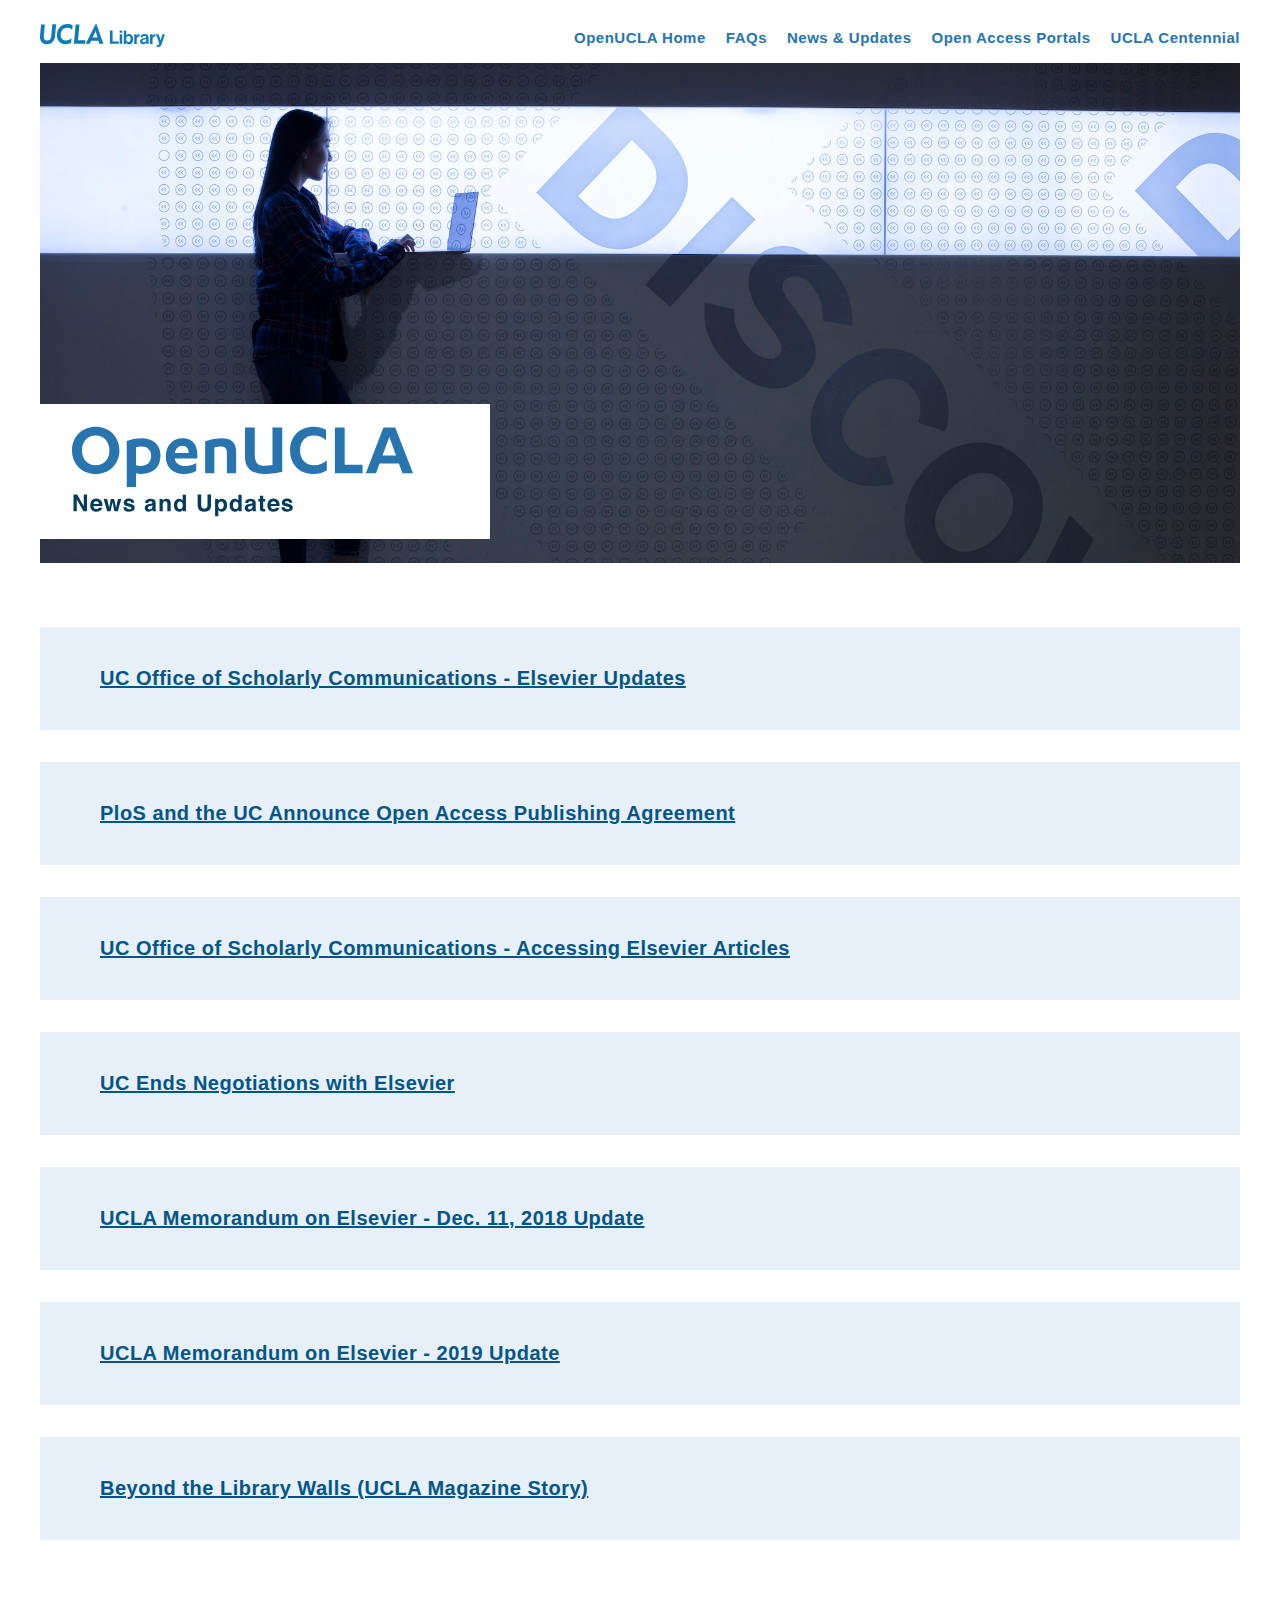
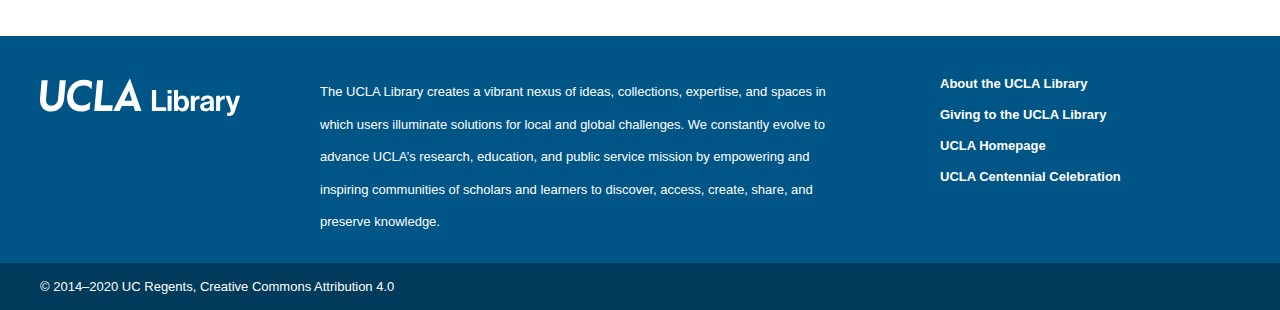
<file: news.html>
<!DOCTYPE html>
<html lang="en">
  <head>
    <meta charset="UTF-8" />
    <meta name="viewport" content="width=device-width, initial-scale=1.0" />
    <title>OpenUCLA News & Updates</title>
    <link rel="stylesheet" href="css/openucla-style.css" />
    <script defer src="js/responsive-nav.js"></script>
  </head>
  <body>
    <div class="ou-body-container ou-body-container--white">
      <nav class="ou-nav">
        <a href="https://www.library.ucla.edu/">
          <img src="/images/logos/ucla-library-logo-blue_resized.svg" alt="UCLA Library Logo" class="ou-nav__logos" />
        </a>
        <ul class="ou-nav__links">
          <li class="ou-nav__link-item"><a href="/">OpenUCLA Home</a></li>
          <li class="ou-nav__link-item"><a href="/faqs.html">FAQs</a></li>
          <li class="ou-nav__link-item"><a href="/news.html">News & Updates</a></li>
          <li class="ou-nav__link-item"><a href="/index.html#portals">Open Access Portals</a></li>
          <li class="ou-nav__link-item">
            <a href="https://100.ucla.edu/initiatives" target="_blank" rel="noopener">UCLA Centennial</a>
          </li>
        </ul>
        <img src="/images/logos/menu-icon.svg" alt="Site menu icon" class="ou-nav__icon" />
      </nav>

      <header class="ou-header">
        <img src="images/headers/openucla-news-header-img.jpg" alt="Student using a laptop" />
        <!-- <header class="ou-header ou-header--news">
        <span role="img" aria-label="Decorative image"> </span> -->
        <div class="ou-header-label">
          <img src="images/labels/openucla-label_news.svg" alt="OpenUCLA: Frequently Asked Questions" />
        </div>
      </header>

      <main class="ou-main-container">
        <div class="ou-subpage-item">
          <h3 class="ou-subpage-item--heading">
            <a
              href="https://osc.universityofcalifornia.edu/uc-publisher-relationships/uc-and-elsevier/"
              target="_blank"
              rel="noopener"
              class="ou-subpage-item--link"
              >UC Office of Scholarly Communications - Elsevier Updates</a
            >
          </h3>
        </div>
        <div class="ou-subpage-item">
          <h3 class="ou-subpage-item--heading">
            <a
              href="https://osc.universityofcalifornia.edu/uc-publisher-relationships/plos-oa-agreement"
              target="_blank"
              rel="noopener"
              class="ou-subpage-item--link"
              >PloS and the UC Announce Open Access Publishing Agreement</a
            >
          </h3>
        </div>
        <div class="ou-subpage-item">
          <h3 class="ou-subpage-item--heading">
            <a
              href="https://osc.universityofcalifornia.edu/uc-publisher-relationships/uc-and-elsevier/alternative-access-to-articles/"
              target="_blank"
              rel="noopener"
              class="ou-subpage-item--link"
              >UC Office of Scholarly Communications - Accessing Elsevier Articles</a
            >
          </h3>
        </div>
        <div class="ou-subpage-item">
          <h3 class="ou-subpage-item--heading">
            <a
              href="https://www.library.ucla.edu/news/uc-ends-negotiations-elsevier"
              target="_blank"
              rel="noopener"
              class="ou-subpage-item--link"
              >UC Ends Negotiations with Elsevier</a
            >
          </h3>
        </div>
        <div class="ou-subpage-item">
          <h3 class="ou-subpage-item--heading">
            <a
              href="https://www.library.ucla.edu/sites/default/files/media/Important_Notice_Regarding_Elsevier_Journals_20181211.pdf"
              target="_blank"
              rel="noopener"
              class="ou-subpage-item--link"
              >UCLA Memorandum on Elsevier - Dec. 11, 2018 Update</a
            >
          </h3>
        </div>
        <div class="ou-subpage-item">
          <h3 class="ou-subpage-item--heading">
            <a
              href="https://t.e2ma.net/webview/qunhll/a3e62043984ebf41d2d373a24513cb24"
              target="_blank"
              rel="noopener"
              class="ou-subpage-item--link"
              >UCLA Memorandum on Elsevier - 2019 Update</a
            >
          </h3>
        </div>
        <div class="ou-subpage-item">
          <h3 class="ou-subpage-item--heading">
            <a
              href="http://magazine.ucla.edu/features/beyond-the-library-walls/"
              target="_blank"
              rel="noopener"
              class="ou-subpage-item--link"
              >Beyond the Library Walls (UCLA Magazine Story)</a
            >
          </h3>
        </div>
      </main>
    </div>

    <footer class="ou-footer-wrapper__primary">
      <div class="ou-body-container">
        <div class="ou-footer__primary">
          <a href="https://www.library.ucla.edu/"
            ><img src="/images/logos/ucla-library-logo-wht_resized.svg" alt="UCLA Library Logo" class="ou-footer__logo"
          /></a>
          <p class="ou-footer__text">
            The UCLA Library creates a vibrant nexus of ideas, collections, expertise, and spaces in which users
            illuminate solutions for local and global challenges. We constantly evolve to advance UCLA’s research,
            education, and public service mission by empowering and inspiring communities of scholars and learners to
            discover, access, create, share, and preserve knowledge.
          </p>
          <ul class="ou-footer__list">
            <li>
              <a href="https://www.library.ucla.edu/about" class="ou-footer__list-link">About the UCLA Library</a>
            </li>
            <li>
              <a href="https://www.library.ucla.edu/about/giving-library" class="ou-footer__list-link"
                >Giving to the UCLA Library</a
              >
            </li>
            <li><a href="http://www.ucla.edu/" class="ou-footer__list-link">UCLA Homepage</a></li>
            <li>
              <a href="https://100.ucla.edu/initiatives" class="ou-footer__list-link">UCLA Centennial Celebration</a>
            </li>
          </ul>
        </div>
      </div>
    </footer>

    <footer class="ou-footer-wrapper__secondary">
      <div class="ou-body-container">
        &copy; 2014–2020 UC Regents, Creative Commons Attribution 4.0
      </div>
    </footer>
  </body>
</html>
</file>
<file: css/openucla-style.css>
/******** Colors ********/
*,
*::before,
*::after {
  box-sizing: border-box;
  margin: 0;
  padding: 0; }

html {
  scroll-behavior: smooth; }

/* ******** Resets ********/
h1,
h2,
h3,
h4,
h5,
h6,
p,
ul {
  margin: 0;
  padding: 0; }

/* ******** Typography ********/
body {
  color: #333333;
  font-family: 'Helvetica'; }

.ou-subheading {
  color: #005587;
  font-size: 1.25rem;
  font-weight: 600;
  letter-spacing: 1px;
  text-transform: uppercase;
  border-bottom: 1px solid #c3d7ee;
  padding-bottom: 0.75rem; }

@media (min-width: 375px) {
  .ou-subheading {
    font-size: 1.5rem; } }
@media (min-width: 768px) {
  .ou-subheading {
    font-size: 1.75rem; } }
@media (min-width: 992px) {
  .ou-subheading {
    font-size: 2rem; } }
.ou-lead {
  font-size: 1.125rem;
  line-height: 1.5;
  padding-top: 1rem;
  padding-bottom: 1rem; }
  .ou-lead--event {
    padding-top: 0; }
  .ou-lead--news, .ou-lead--experts {
    padding-bottom: 2.5rem; }
    .ou-lead--news span:nth-child(1), .ou-lead--experts span:nth-child(1) {
      font-weight: 600; }
    .ou-lead--news span:nth-child(2), .ou-lead--experts span:nth-child(2) {
      font-style: italic; }

@media (min-width: 768px) {
  .ou-lead {
    font-size: 1.25rem; } }
@media (min-width: 992px) {
  .ou-lead {
    font-size: 1.4rem; }
    .ou-lead--event {
      padding-bottom: 1.5rem; }
    .ou-lead--news, .ou-lead--experts {
      padding-bottom: 4rem; } }
.anime-link {
  text-decoration: none;
  border-bottom: solid 0px transparent;
  -webkit-transition: border-bottom-color 0.2s ease-in;
  -moz-transition: border-bottom-color 0.2s ease-in;
  -ms-transition: border-bottom-color 0.2s ease-in;
  -o-transition: border-bottom-color 0.2s ease-in;
  transition: border-bottom-color 0.2s ease-in; }
  .anime-link:hover {
    text-decoration: none;
    margin-bottom: -2px; }
  .anime-link--white {
    color: #ffffff; }
    .anime-link--white:hover {
      color: #ffffff;
      border-bottom: solid 2px #ffffff; }

.header-image-citation {
  font-size: 14px;
  font-style: italic; }

/* ******** NAV ********/
.ou-nav {
  display: flex;
  position: relative;
  justify-content: space-between;
  align-items: flex-end;
  min-height: 7vh;
  padding: 1rem 0; }
  .ou-nav__logos {
    width: 125px;
    vertical-align: bottom; }

.ou-nav__links {
  display: flex;
  justify-content: space-around; }

@media (max-width: 899px) {
  body {
    overflow-x: hidden; } }
@media (max-width: 899px) {
  .ou-nav__links {
    position: absolute;
    right: 0;
    left: 0;
    z-index: 1;
    top: 7vh;
    background-color: #ffffff;
    display: none;
    padding: 1rem 0 0.75rem 0;
    width: 100%; } }
.ou-nav__link-item {
  list-style: none;
  margin-left: 1.25rem; }
  .ou-nav__link-item a {
    color: #2774ae;
    font-size: 15px;
    font-weight: 600;
    letter-spacing: 0.5px;
    text-decoration: none; }
    .ou-nav__link-item a:hover {
      color: #003b5c;
      text-decoration: underline; }

@media (max-width: 899px) {
  .ou-nav__link-item {
    padding: 0.5rem 0; } }
.ou-nav__icon {
  display: none; }

@media (max-width: 899px) {
  .ou-nav__icon {
    display: block;
    cursor: pointer;
    width: 23px; } }
.nav-active {
  display: flex;
  flex-direction: column;
  align-items: center;
  -webkit-animation: navslide 0.4s ease-out;
  -moz-animation: navslide 0.4s ease-out;
  animation: navslide 0.4s ease-out; }

@-webkit-keyframes navslide {
  0% {
    opacity: 0;
    -webkit-transform: translateX(1100%); }
  100% {
    opacity: 1;
    -webkit-transform: translateX(0); } }
@-moz-keyframes navslide {
  0% {
    opacity: 0;
    -moz-transform: translateX(100%); }
  100% {
    opacity: 1;
    -moz-transform: translateX(0); } }
@keyframes navslide {
  0% {
    opacity: 0;
    transform: translateX(100%); }
  100% {
    opacity: 1;
    transform: translateX(0); } }
@media (min-width: 899px) {
  .nav-active {
    flex-direction: row; } }
/* ******** HEADER ********/
.ou-header {
  height: 500px;
  position: relative; }

.ou-header > img {
  object-fit: cover;
  width: 100%;
  height: inherit; }

.ou-header-label {
  background: #ffffff;
  max-width: 450px;
  width: 100%;
  height: 135px;
  position: absolute;
  bottom: 1.5rem;
  display: flex; }
  .ou-header-label img {
    width: 90%;
    padding: 0 2rem; }

/* ******** Layout ********/
.ou-body-container {
  margin: 0 auto;
  width: calc(100vw - 40px);
  max-width: 1920px; }
  .ou-body-container--white {
    background: #ffffff; }

@media (min-width: 768px) {
  .ou-body-container {
    width: calc(100vw - 60px); } }
@media (min-width: 992px) {
  .ou-body-container {
    width: calc(100vw - 80px); } }
.ou-main-container {
  margin-top: 4rem;
  margin-bottom: 4rem; }
  @media (min-width: 992px) {
    .ou-main-container {
      margin-bottom: 6rem; }
      .ou-main-container--home {
        margin-top: 7rem; } }

.ou-section {
  margin-bottom: 5rem; }

@media (min-width: 992px) {
  .ou-section {
    margin-bottom: 8rem; }
    .ou-section--intro {
      display: flex;
      justify-content: space-between; } }
.ou-flex-container {
  display: flex;
  flex-wrap: wrap; }
  .ou-flex-container--news, .ou-flex-container--experts {
    justify-content: space-between; }

/********* SUBPAGES ********/
.ou-subpage-item {
  background-color: rgba(195, 215, 238, 0.4);
  padding: 1.25rem;
  margin-bottom: 2rem; }
  .ou-subpage-item--heading {
    font-size: 1.25rem;
    letter-spacing: 0.5px; }
  .ou-subpage-item--text {
    font-size: 0.875rem;
    letter-spacing: 0.5px;
    line-height: 1.5;
    margin-top: 1rem; }
    .ou-subpage-item--text span {
      font-weight: 600; }
  .ou-subpage-item--link {
    color: #005587;
    font-weight: 600; }
    .ou-subpage-item--link:hover {
      color: #003b5c; }
  .ou-subpage-item--list {
    list-style: circle inside;
    margin-bottom: 1rem; }
    .ou-subpage-item--list li {
      font-size: 1.125rem;
      line-height: 1.5; }
  .ou-subpage-item--footnote {
    color: #666666;
    font-size: 0.875rem;
    font-style: italic;
    margin-top: 2rem; }

@media (min-width: 400px) {
  .ou-subpage-item {
    padding: 1.875rem; }
    .ou-subpage-item--text {
      font-size: 1rem; } }
@media (min-width: 768px) {
  .ou-subpage-item {
    padding: 2.5rem 3.75rem; }
    .ou-subpage-item--text {
      font-size: 1.125rem; } }
.ou-subpage-event-wrapper {
  flex: 0 0 100%;
  border: 1px solid rgba(195, 215, 238, 0.7);
  margin-bottom: 2rem;
  padding: 1rem; }
  .ou-subpage-event-wrapper a {
    color: #333333;
    text-decoration: none; }
    .ou-subpage-event-wrapper a:visited {
      color: #333333; }

@media (min-width: 600px) {
  .ou-subpage-event-wrapper {
    flex: 0 0 48%;
    margin-bottom: 3rem; }
    .ou-subpage-event-wrapper:nth-child(even) {
      margin-left: 1rem; } }
@media (min-width: 992px) {
  .ou-subpage-event-wrapper {
    flex: 0 0 31%;
    margin-bottom: 4rem; }
    .ou-subpage-event-wrapper:nth-child(even) {
      margin-left: 0; }
    .ou-subpage-event-wrapper:nth-child(3n-1) {
      margin-right: 1.25rem;
      margin-left: 1.25rem; } }
.ou-subpage-event__image-wrapper img {
  width: 100%; }

.ou-subpage-event__body {
  margin-top: 1rem; }
.ou-subpage-event--title {
  font-size: 1.125rem; }
.ou-subpage-event--date {
  color: #666666;
  font-size: 0.875rem;
  font-style: italic;
  margin-top: 0.25rem; }
.ou-subpage-event--desc {
  font-size: 1rem;
  line-height: 1.5;
  margin-top: 1rem; }

/********* WHAT IS OPENUCLA ********/
.ou-intro__wrapper--lead {
  padding: 1rem 0 4rem 0; }

@media (min-width: 992px) {
  .ou-intro__wrapper--lead {
    flex: 0 0 55%;
    order: 2;
    padding: 0 4rem 0 2rem; } }
.ou-intro__lead--text {
  font-size: 1.125rem;
  line-height: 1.7; }

@media (min-width: 375px) {
  .ou-intro__lead--text {
    font-size: 1.35rem; } }
@media (min-width: 768px) {
  .ou-intro__lead--text {
    font-size: 1.75rem; } }
@media (min-width: 1200px) {
  .ou-intro__lead--text {
    font-size: 1.85rem; } }
.ou-intro__lead--link {
  color: #005587;
  display: inline-block;
  font-size: 1rem;
  font-weight: 600;
  letter-spacing: 1px;
  line-height: 1.25;
  padding-top: 2.5rem;
  text-decoration: none; }
  .ou-intro__lead--link:hover {
    color: #003b5c;
    text-decoration: underline; }

@media (min-width: 375px) {
  .ou-intro__lead--link {
    font-size: 1.125rem; } }
@media (min-width: 768px) {
  .ou-intro__lead--link {
    font-size: 1.25rem; } }
@media (min-width: 992px) {
  .ou-intro__lead--link {
    font-size: 1.375rem; } }
.ou-intro__wrapper--list {
  background: #005587;
  margin-bottom: 3.125rem; }

@media (min-width: 992px) {
  .ou-intro__wrapper--list {
    flex: 0 0 35%;
    min-width: 475px;
    height: 400px;
    max-height: 450px;
    margin: 0;
    display: flex;
    align-items: center;
    order: 1; } }
.ou-intro__list {
  padding: 2rem 0 2rem 0.75rem; }

@media (min-width: 375px) {
  .ou-intro__list {
    padding-left: 1rem; } }
@media (min-width: 400px) {
  .ou-intro__list {
    padding-left: 1.5rem; } }
@media (min-width: 576px) {
  .ou-intro__list {
    padding-left: 2.5rem; } }
.ou-intro__list--item {
  font-size: 1.125rem;
  font-weight: 600;
  letter-spacing: 0.5px;
  line-height: 1.25;
  text-transform: uppercase;
  display: flex;
  align-items: center;
  position: relative;
  padding-bottom: 1.25rem; }
  .ou-intro__list--item::before {
    content: '';
    background-image: url("../images/branding/ucla-blue-ylw-molecule.svg");
    background-size: contain;
    background-repeat: no-repeat;
    height: 40px;
    width: 40px;
    margin-right: 0.5rem;
    transform: rotate(45deg); }

@media (min-width: 375px) {
  .ou-intro__list--item {
    font-size: 1.25rem; } }
@media (min-width: 400px) {
  .ou-intro__list--item {
    letter-spacing: 1px; }
    .ou-intro__list--item::before {
      margin-right: 1rem; } }
@media (min-width: 576px) {
  .ou-intro__list--item {
    letter-spacing: 2px; } }
@media (min-width: 768px) {
  .ou-intro__list--item {
    font-size: 1.5rem; } }
.ou-intro__list--item:nth-last-child(1) {
  padding-bottom: 0; }

/* ******** Shared block items for Open Access Portals, Events and Initiatives */
.ou-item__wrapper {
  flex: 0 0 100%;
  padding: 1rem 0;
  border-bottom: 1px solid #c3d7ee; }

@media (min-width: 576px) {
  .ou-item__wrapper {
    flex: 0 0 48%; }
    .ou-item__wrapper:nth-child(even) {
      margin-left: 1rem; } }
@media (min-width: 992px) {
  .ou-item__wrapper {
    flex: 0 0 32%; }
    .ou-item__wrapper:nth-child(even) {
      margin-left: 0; }
    .ou-item__wrapper:nth-child(3n-1) {
      margin-right: 1rem;
      margin-left: 1rem; } }
.ou-item__image-wrapper img {
  width: 100%; }

.ou-item__image {
  height: auto;
  max-width: 100%; }

.ou-item__text {
  font-size: 1rem;
  line-height: 1.5;
  padding: 1rem 0 3rem 0; }

@media (min-width: 992px) {
  .ou-item__text {
    font-size: 1.125rem; } }
.ou-item__link {
  color: #005587;
  display: block;
  font-size: 14px;
  font-weight: 600;
  letter-spacing: 0.5px; }
  .ou-item__link:hover {
    color: #003b5c; }

/* ******** Custom block items for Events */
.ou-item__wrapper--event {
  flex-direction: column; }
  .ou-item__wrapper--event:nth-last-child(1) {
    align-self: center;
    border-bottom: 0; }
  .ou-item__wrapper--event .ou-event__placeholder {
    line-height: 1.7; }
  .ou-item__wrapper--event a {
    color: #333333;
    text-decoration: none; }
    .ou-item__wrapper--event a:visited {
      color: #333333; }
    .ou-item__wrapper--event a.ou-event__past--link {
      color: #333333;
      font-size: 0.875rem;
      font-weight: 600;
      letter-spacing: 1px;
      text-decoration: underline; }
      .ou-item__wrapper--event a.ou-event__past--link:hover {
        color: #003b5c; }

@media (min-width: 576px) {
  .ou-item__wrapper--event {
    flex: 0 0 100%; }
    .ou-item__wrapper--event:nth-child(even) {
      margin-left: 0; } }
@media (min-width: 768px) {
  .ou-item__wrapper--event {
    flex: 0 0 48%;
    margin-bottom: 2rem; }
    .ou-item__wrapper--event:nth-child(even) {
      margin-left: 1rem; }
    .ou-item__wrapper--event:nth-last-child(1) {
      margin-top: 0;
      margin-bottom: 0; } }
@media (min-width: 992px) {
  .ou-item__wrapper--event {
    flex: 0 0 32%;
    margin-bottom: 2rem; }
    .ou-item__wrapper--event:nth-child(even) {
      margin-left: 0; }
    .ou-item__wrapper--event:nth-child(3n-1) {
      margin-right: 1rem;
      margin-left: 1rem; } }
.ou-event__body {
  display: flex;
  align-items: center;
  padding: 1rem 2rem; }

@media (min-width: 768px) {
  .ou-event__body {
    padding-left: 2rem;
    padding-right: 1rem; } }
.ou-event__date {
  border-right: 6px solid #ffd100;
  padding-right: 1.25rem; }

.ou-event__month {
  font-size: 1.25rem;
  font-weight: 600;
  line-height: 1; }

.ou-event__day {
  font-size: 1.875rem;
  font-weight: 100;
  line-height: 1; }

.ou-event__desc {
  font-size: 0.875rem;
  line-height: 1.25;
  padding-left: 1.25rem; }

@media (min-width: 768px) {
  .ou-event__desc {
    font-size: 1rem; } }
@media (min-width: 992px) {
  .ou-event__past {
    padding-left: 1.25rem; } }
/* ******** MEDIA EXPERTS ********/
.bio-card-wrapper,
.bio-label-wrapper {
  flex: 0 0 100%;
  border-bottom: 1px solid #c3d7ee;
  padding: 1rem 0;
  margin-bottom: 1rem;
  color: #333333;
  text-decoration: none;
  opacity: 0.95; }
  .bio-card-wrapper:hover,
  .bio-label-wrapper:hover {
    color: #333333;
    text-decoration: none;
    opacity: 1; }

@media (min-width: 768px) {
  .bio-card-wrapper,
  .bio-label-wrapper {
    flex: 0 0 48%; } }
@media (min-width: 992px) {
  .bio-card-wrapper,
  .bio-label-wrapper {
    flex: 0 0 31%;
    margin-bottom: 2.5rem; } }
.bio-card-wrapper {
  display: flex; }

.bio-img-wrapper {
  flex-basis: 40%; }
  .bio-img-wrapper img {
    width: 100%; }

.bio-img {
  height: auto;
  max-width: 100%; }

.bio-text-wrapper {
  flex-basis: 60%;
  padding-left: 1.5rem; }

.bio-name {
  font-size: 1.25rem;
  font-weight: 600;
  margin-bottom: 0.5rem; }

.bio-desc {
  font-size: 0.875rem;
  font-style: italic;
  margin-top: 1rem; }

@media (min-width: 576px) {
  .bio-name {
    font-size: 1.5rem; } }
.bio-title {
  font-size: 0.875rem;
  line-height: 1.25; }

@media (min-width: 576px) {
  .bio-title {
    font-size: 1rem; } }
/* ******** NEWS & UPDATES *********/
.ou-news__link {
  flex: 0 0 100%;
  line-height: 1.25;
  border-bottom: 1px solid #c3d7ee;
  padding: 1rem 0;
  margin-bottom: 2rem; }
  .ou-news__link:hover {
    color: #003b5c;
    text-decoration: underline; }

@media (min-width: 768px) {
  .ou-news__link {
    flex: 0 0 48%; }
    .ou-news__link:nth-child(even) {
      margin-left: 1.25rem; } }
@media (min-width: 992px) {
  .ou-news__link {
    flex: 0 0 31%; }
    .ou-news__link:nth-child(even) {
      margin-left: 0; }
    .ou-news__link:nth-child(3n-1) {
      margin-left: 1.25rem;
      margin-right: 1.25rem; } }
.ou-news__link--more {
  color: #333333;
  font-size: 0.875rem;
  font-weight: 600;
  letter-spacing: 1px;
  text-decoration: underline;
  border-bottom: 0;
  margin-bottom: 0;
  padding-bottom: 0; }

/********* FOOTER ********/
footer {
  color: #ffffff;
  font-size: 13px;
  margin: 0 auto; }

.ou-footer-wrapper__primary {
  background: #005587;
  padding-top: 2.5rem;
  padding-bottom: 1.5rem; }

@media (min-width: 900px) {
  .ou-footer__primary {
    display: flex;
    justify-content: space-between;
    align-items: flex-start; } }
.ou-footer__logo {
  width: 200px; }

.ou-footer__text {
  line-height: 2.5;
  margin-top: 1.5rem; }

@media (min-width: 900px) {
  .ou-footer__text {
    flex-basis: 45%;
    margin-top: 0; } }
.ou-footer__list {
  margin-top: 1.875rem;
  list-style: none; }
  .ou-footer__list li {
    padding-bottom: 1rem; }

@media (min-width: 900px) {
  .ou-footer__list {
    flex-basis: 25%;
    margin-top: 0; } }
.ou-footer__list-link {
  color: #ffffff;
  font-weight: 600;
  text-decoration: none; }
  .ou-footer__list-link:hover {
    color: #ffffff;
    text-decoration: underline; }

.ou-footer-wrapper__secondary {
  background: #003b5c;
  padding-top: 1rem;
  padding-bottom: 1rem; }

.element-invisible {
  position: absolute !important;
  clip: rect(1px 1px 1px 1px);
  clip: rect(1px, 1px, 1px, 1px);
  overflow: hidden;
  height: 1px; }
</file>
